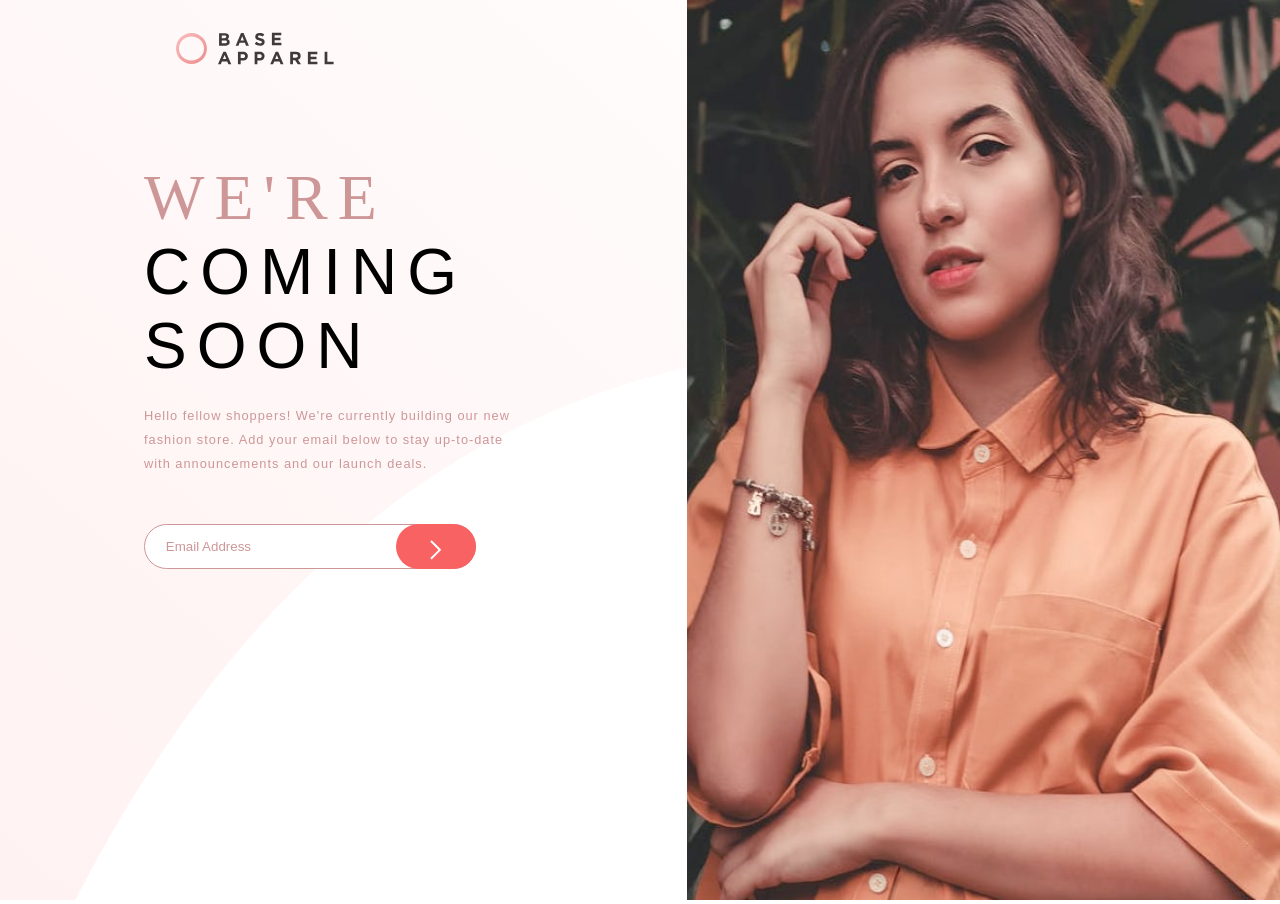
<file: base-apparel-coming-soon-master/index.html>
<!DOCTYPE html>
<html lang="en">

<head>
    <meta charset="UTF-8">
    <meta name="authour" content="Daniel Essien">
    <meta name="viewport" content="width=device-width, initial-scale=1.0">
    <title>Base-Apparel-Design</title>
    <link rel="stylesheet" href="design.css">
</head>

<body>
    <div id="main">
        <div class="logo">
            <img src="./images/logo.svg" alt="logo">
        </div>
        <div class="body">

            <section id="one"><img src="./images/hero-desktop.jpg" alt="hero-mobile"></section>
            <section id="two">
                <h1><span>We're</span><br> coming <br> soon</h1>
                <p>Hello fellow shoppers! We're currently building our new fashion store.
                    Add your email below to stay up-to-date with announcements and our launch deals.
                </p>
                <section class="input">
                    <div>
                        <input type="text" placeholder="Email Address" name="email" id="email"><span
                            class="inputErrMess">janeappleseed#email.com</span><img src="./images/icon-error.svg"
                            alt="icon-error" class="errorImg"><button id="pink"><img src="./images/icon-arrow.svg"
                                alt=""></button>
                    </div>
                </section>
                <p class="error">Please provide a valid email</p>
                <p class="success">Thank you for your input. We'll be in touch.</p>
            </section>
        </div>

    </div>

    <script src="design.js"></script>
</body>

</html>
</file>
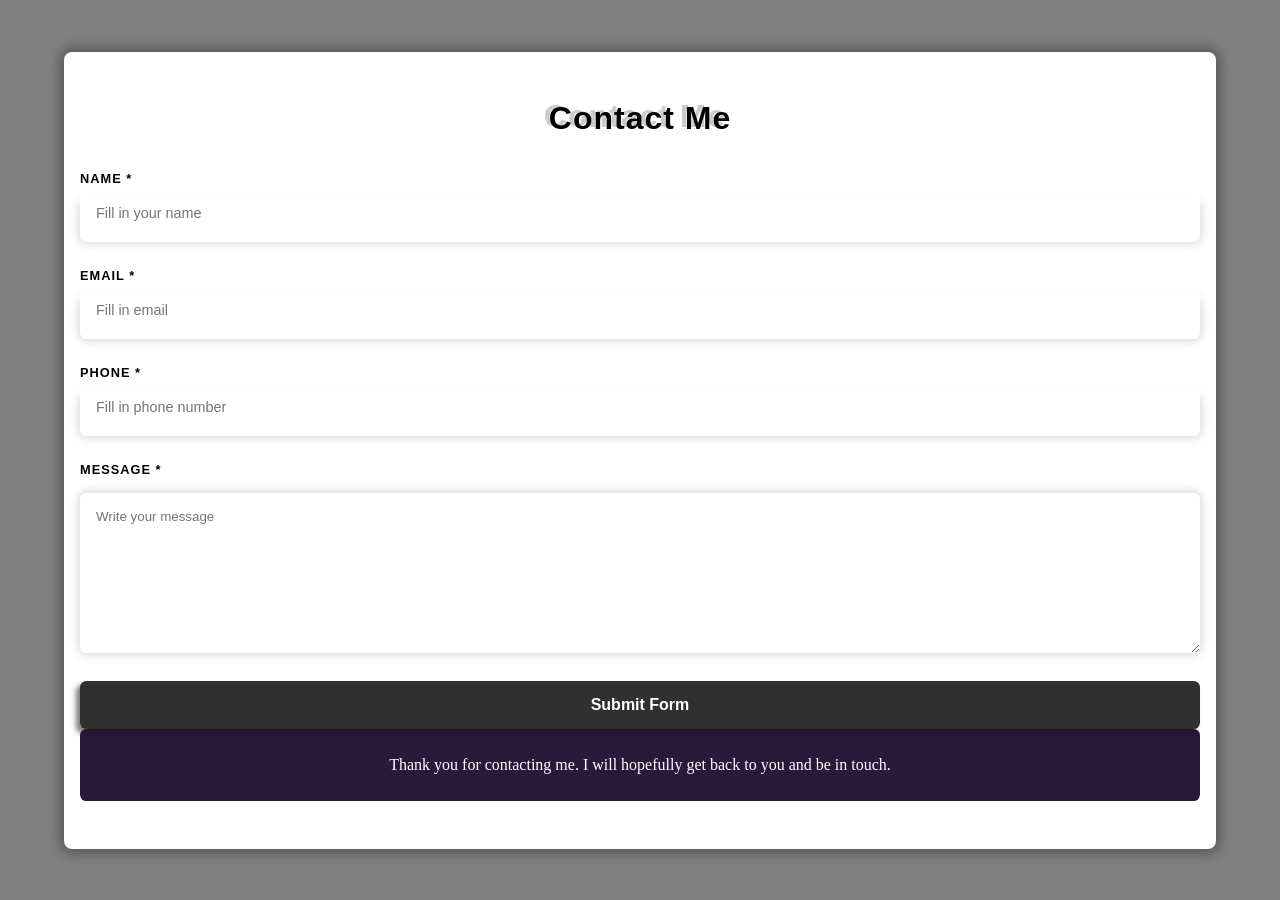
<file: contact-me.html>
<!DOCTYPE html>
<html lang="en">

<head>
    <meta charset="UTF-8">
    <meta name="Authour" content="Essien Daniel Emmanuel">
    <meta name="viewport" content="width=device-width, initial-scale=1.0">
    <title>Contact-me</title>
    <link rel="stylesheet" href="contact-me.css">
    <script src="contact-me.js" defer></script>
</head>

<body>
    <main>
        <h1>Contact Me</h1>
        <form action="#">
            <div class="input-div">
                <label for="name">Name *</label>
                <div class="input-container">
                    <input type="text" id="name" placeholder="Fill in your name">
                </div>
                <p class="error"></p>
            </div>
            <div class="input-div">
                <label for="email">email *</label>
                <div class="input-container">
                    <input type="email" id="email" placeholder="Fill in email">
                </div>
                <p class="error"></p>
            </div>
            <div class="input-div">
                <label for="phone">Phone *</label>
                <div class="input-container">
                    <input type="number" id="phone" placeholder="Fill in phone number">
                </div>
                <p class="error"></p>
            </div>
            <div class="input-div">
                <label for="message">message *</label><br>
                <div class="textarea">
                    <textarea name="message" id="message" minlength="15" placeholder="Write your message"></textarea>
                </div>
                <p class="error">This is required</p>
            </div>
            <button class="submit">Submit Form</button>
        </form>
        <div class="overlay">
            <div class="success">
                <p>Thank you for contacting me. I will hopefully get back to you and be in touch.</p>
            </div>
    </div>
    </main>
</body>

</html>
</file>
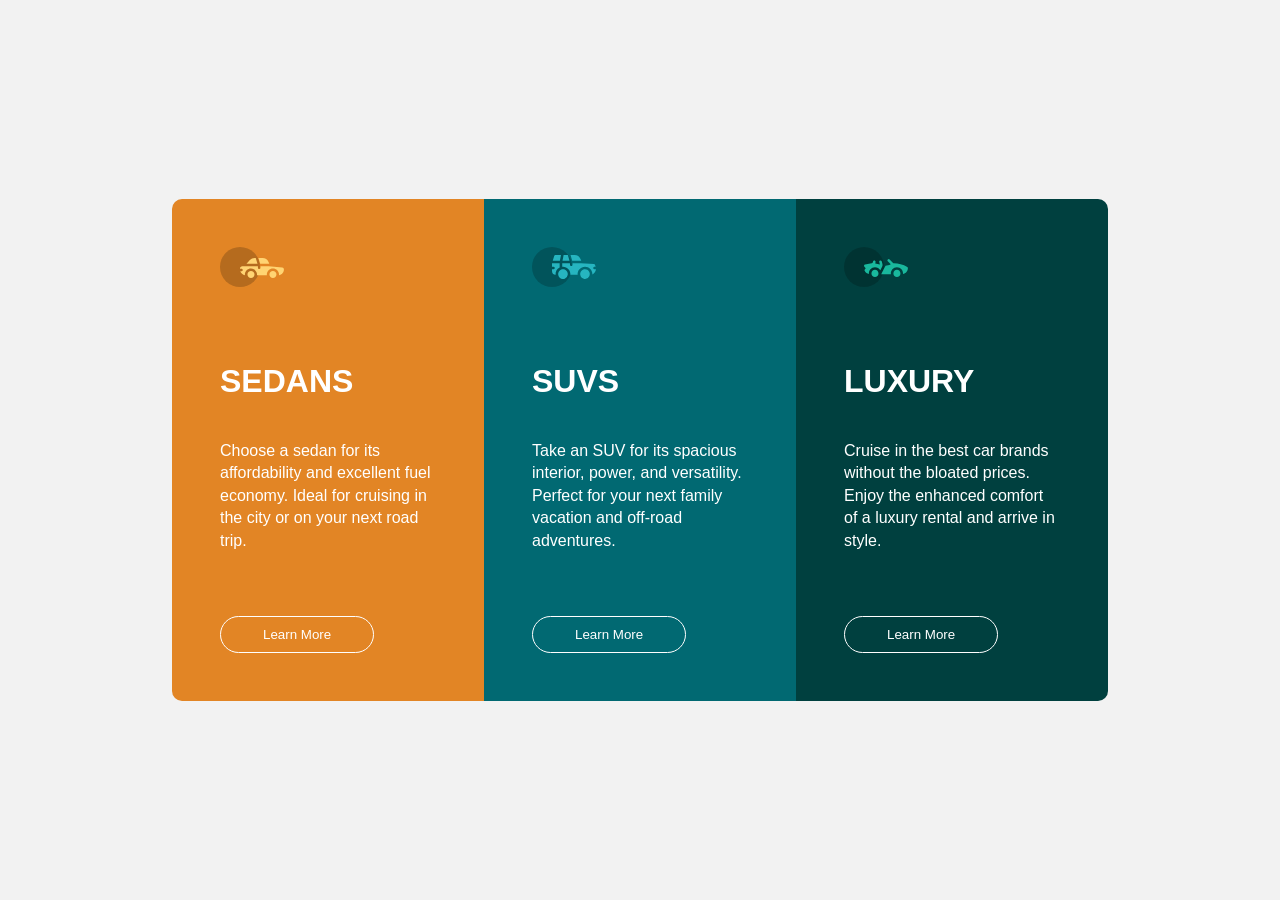
<file: 3-column-preview-card-component-main/design.html>
<!DOCTYPE html>
<html lang="en">

<head>
    <meta charset="UTF-8">
    <meta name="authour" content="Essien Daniel Emmanuel">
    <meta name="viewport" content="width=device-width, initial-scale=1.0">
    <title>3-Column-Preview-Car-Component</title>
    <link rel="stylesheet" href="design.css">
</head>

<body>
    <div class="main">
        <div id="body">
            <div id="sedan">
                <img src="images/icon-sedans.svg" alt="icon-sedans">
                <h1>Sedans</h1>
                <p class="some">
                    Choose a sedan for its affordability and excellent fuel economy. Ideal for cruising in the city
                    or on your next road trip.
                </p>
                <button><a href="">Learn More</a></button>
            </div>
            <div id="suv">
                <img src="images/icon-suvs.svg" alt="icon-suvs">
                <h1>SUVs</h1>
                <p>Take an SUV for its spacious interior, power, and versatility. Perfect for your next family vacation
                    and off-road adventures.
                </p>
                <button><a href="">Learn More</a></button>
            </div>
            <div id="luxury">
                <img src="images/icon-luxury.svg" alt="icon-luxury">
                <h1>Luxury</h1>
                <p>
                    Cruise in the best car brands without the bloated prices. Enjoy the enhanced comfort of a luxury
                    rental and arrive in style.
                </p>
                <button><a href="">Learn More</a></button>
            </div>
        </div>
    </div>
</body>

</html>
</file>
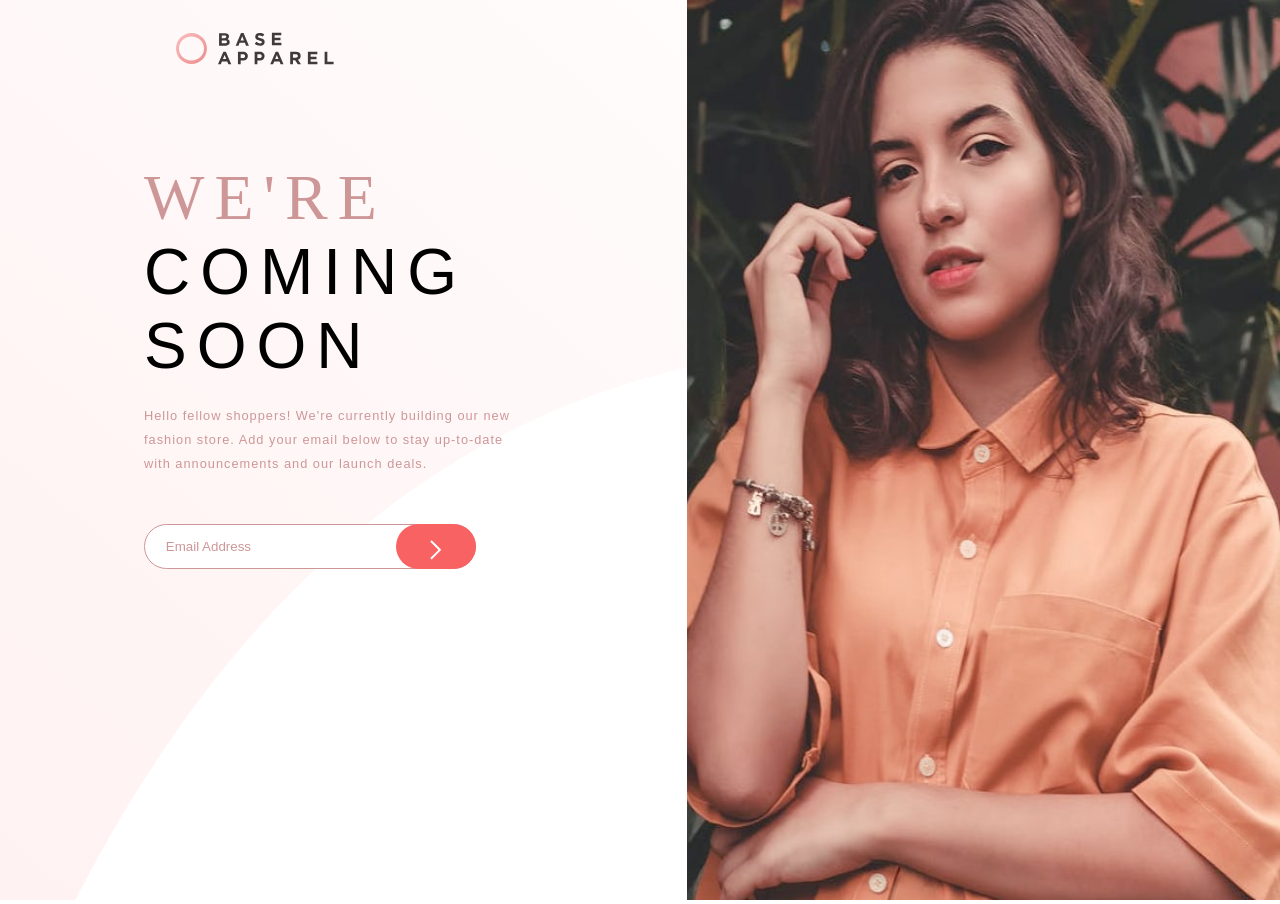
<file: base-apparel-coming-soon-master/design.html>
<!DOCTYPE html>
<html lang="en">

<head>
    <meta charset="UTF-8">
    <meta name="authour" content="Daniel Essien">
    <meta name="viewport" content="width=device-width, initial-scale=1.0">
    <title>Base-Apparel-Design</title>
    <link rel="stylesheet" href="design.css">
</head>

<body>
    <div id="main">
        <div class="logo">
            <img src="./images/logo.svg" alt="logo">
        </div>
        <div class="body">

            <section id="one"><img src="./images/hero-desktop.jpg" alt="hero-mobile"></section>
            <section id="two">
                <h1><span>We're</span><br> coming <br> soon</h1>
                <p>Hello fellow shoppers! We're currently building our new fashion store.
                    Add your email below to stay up-to-date with announcements and our launch deals.
                </p>
                <section class="input">
                    <div>
                        <input type="text" placeholder="Email Address" name="email" id="email"><span
                            class="inputErrMess">janeappleseed#email.com</span><img src="./images/icon-error.svg"
                            alt="icon-error" class="errorImg"><button id="pink"><img src="./images/icon-arrow.svg"
                                alt=""></button>
                    </div>
                </section>
                <p class="error">Please provide a valid email</p>
                <p class="success">Thank you for your input. We'll be in touch.</p>
            </section>
        </div>

    </div>

    <script src="design.js"></script>
</body>

</html>
</file>
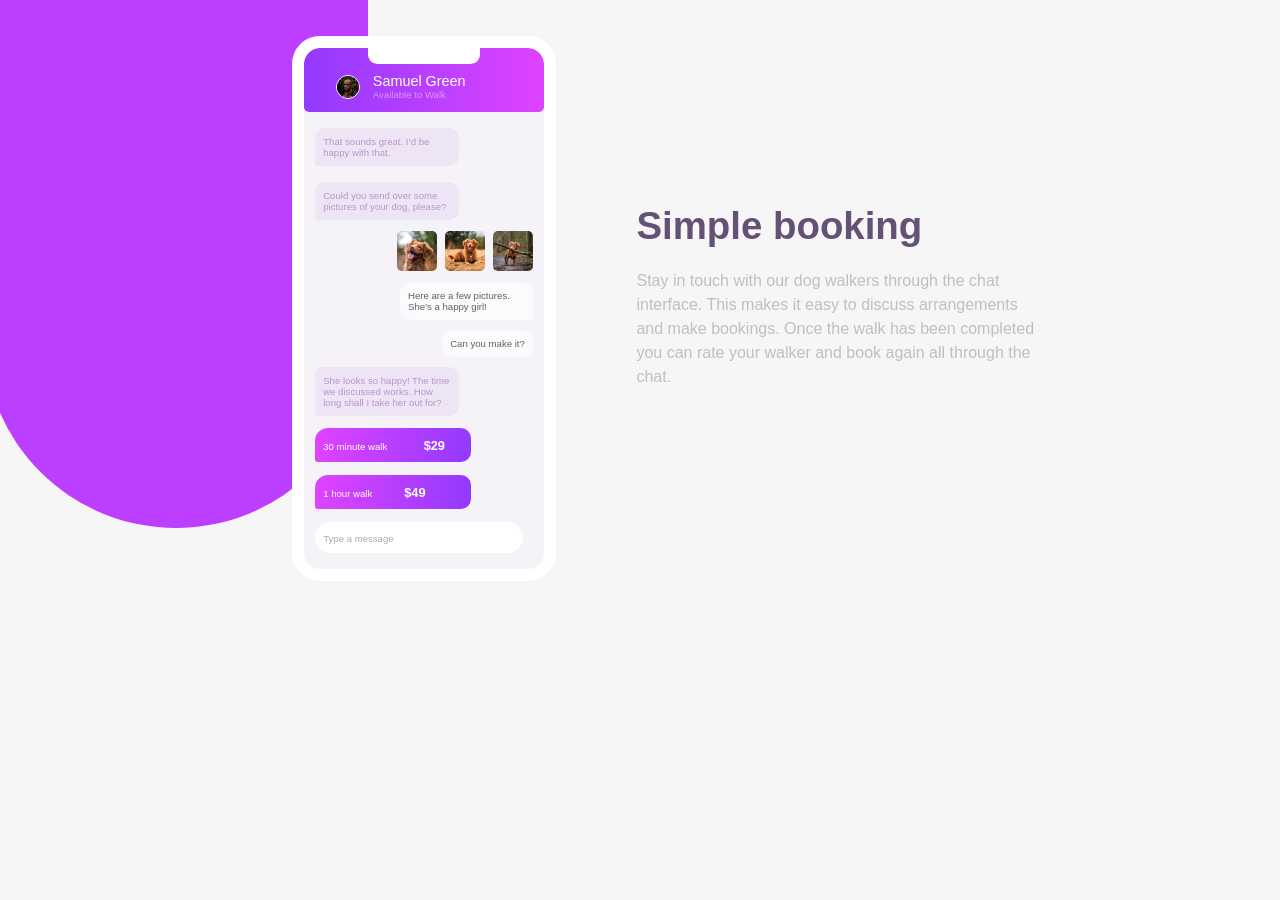
<file: chat-app-css-illustration-master/design.html>
<!DOCTYPE html>
<html lang="en">

<head>
    <meta charset="UTF-8">
    <meta name="Authour" content="Css-intermediate">
    <meta name="viewport" content="width=device-width, initial-scale=1.0">
    <title>Chat-App_css-illustrator</title>
    <link rel="stylesheet" href="design.css">
</head>

<body>
    <div id="bud">
        <div class="purple">
            <div class="phone">
                <div id="sam">
                    <div id="top"></div>
                    <div class="top">
                        <img id="green" src="images/avatar.jpg" alt="avatar">
                        <p><span class="nom">Samuel Green</span><br><span class="small">Available to Walk</span></p>
                    </div>
                </div>
                <article class="art">That sounds great. I’d be happy with that.</article>
                <article class="art"> Could you send over some pictures of your dog, please?</article>
                <div class="img">
                    <img src="images/dog-image-1.jpg" alt="dog-image-1">
                    <img src="images/dog-image-2.jpg" alt="dog-image-2">
                    <img src="images/dog-image-3.jpg" alt="dog-image-3">
                </div>
                <article class="white">Here are a few pictures. She’s a happy girl!</article>
                <article class="white">Can you make it?</article>
                <article class="artt">She looks so happy! The time we discussed works. How long shall I take her out for?
                </article>
                <section>
                    <article class="purp"><span class="dark">30 minute walk</span> <span class="num">$29</span></article>
                    <article class="purp"><span class="dark">1 hour walk</span><span class="num">$49</span></article>
                </section>
                <input type="text" name="message…" for="message" placeholder="Type a message" required>
            </div>
        </div>
        <div class="las">
            <h1>Simple booking</h1>
            <p>Stay in touch with our dog walkers through the chat interface. This makes it easy to
                discuss arrangements and make bookings. Once the walk has been completed you can rate
                your walker and book again all through the chat.</p>
        </div>
    </div>
</body>

</html>
</file>
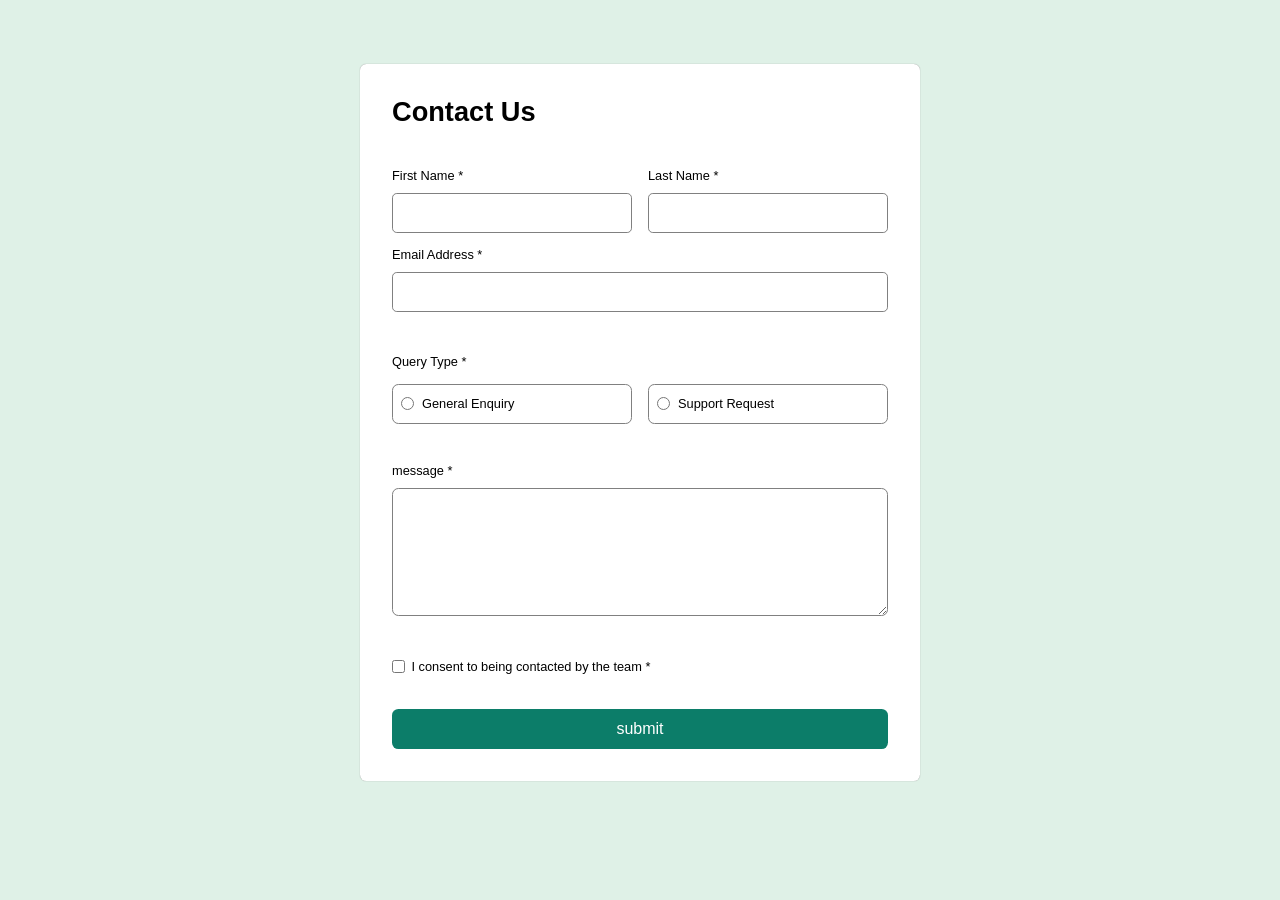
<file: contact-form-main/deisgn.html>
<!DOCTYPE html>
<html lang="en">

<head>
    <meta charset="UTF-8">
    <meta name="Form" content="register, contact form">
    <meta name="viewport" content="width=device-width, initial-scale=1.0">
    <title>Contact-Form javaScript project</title>
    <link rel="stylesheet" href="design.css">
    <script src="design.js" defer></script>
</head>

<body>
    <div id="main">
        <div class="main">
            <section class="popup">
                <div class="pop">
                    <span id="check"><svg xmlns="http://www.w3.org/2000/svg" width="18" height="18" fill="none"
                            viewBox="0 0 18 18">
                            <path fill="#2b4246"
                                d="M16.5 0h-15A1.5 1.5 0 0 0 0 1.5v15A1.5 1.5 0 0 0 1.5 18h15a1.5 1.5 0 0 0 1.5-1.5v-15A1.5 1.5 0 0 0 16.5 0Zm-3.22 7.28-5.25 5.25a.748.748 0 0 1-1.06 0l-2.25-2.25a.75.75 0 1 1 1.06-1.06l1.72 1.72 4.72-4.72a.751.751 0 0 1 1.06 1.06Z" />
                        </svg></span>
                    <span>Message sent!</span>
                </div>
                <p>Thanks for completing the form. We'll be in touch soon!</p>
            </section>
            <div id="form">
                <form name="signUp-form" action="#" autocomplete="off">
                    <h1>Contact Us</h1>
                    <div id="names">
                        <section>
                            <label for="FirstName" class="label"><span>First Name</span> <span>*</span></label><br>
                            <input type="text" name="FirstName" class="name first" id="FirstName"><br>
                            <p id="many" class="error"></p>

                        </section>
                        <section>
                            <label for="LastName" class="label"><span>Last Name</span> <span>*</span></label><br>
                            <input type="text" name="LastName" class="name last" id="LastName"><br>
                            <p class="error"></p>
                        </section>

                    </div>
                    <section>
                        <label for="email" class="label"><span>Email Address</span> <span>*</span></label><br>
                        <input type="email" name="email" class="name mail" id="email"><br>
                        <p class="error"></p><br><br>
                    </section>

                    <section class="label">
                        <p>Query Type *</p><br>
                        <section class="query">
                            <section class="span radioSection">
                                <input type="radio" name="queryType" class="radio one"><label
                                    for="General-enquiry">General
                                    Enquiry</label><br>
                            </section><br>
                            <section class="span radioSection">
                                <input type="radio" name="queryType" class="radio2 one"><label
                                    for="support-request">Support
                                    Request</label><br>

                            </section>
                        </section>
                        <p class="error"></p><br>
                    </section>


                    <section id="textarea">
                        <label for="message">message *</label><br>
                        <textarea name="message" id="message" minlength="15"></textarea><br>
                        <p class="error messageError"></p><br>
                    </section>
                    <section class="consent">
                        <input type="checkbox" name="consent" value="consent" id="consent"><span>I consent
                            to being contacted by the team *</span>
                            <p class="error">To submit this form please consent to being contacted</p>
                    </section>

                    <button>submit</button>

                </form>
            </div>
            <div class="overlay"></div>
        </div>
    </div>
</body>

</html>
</file>
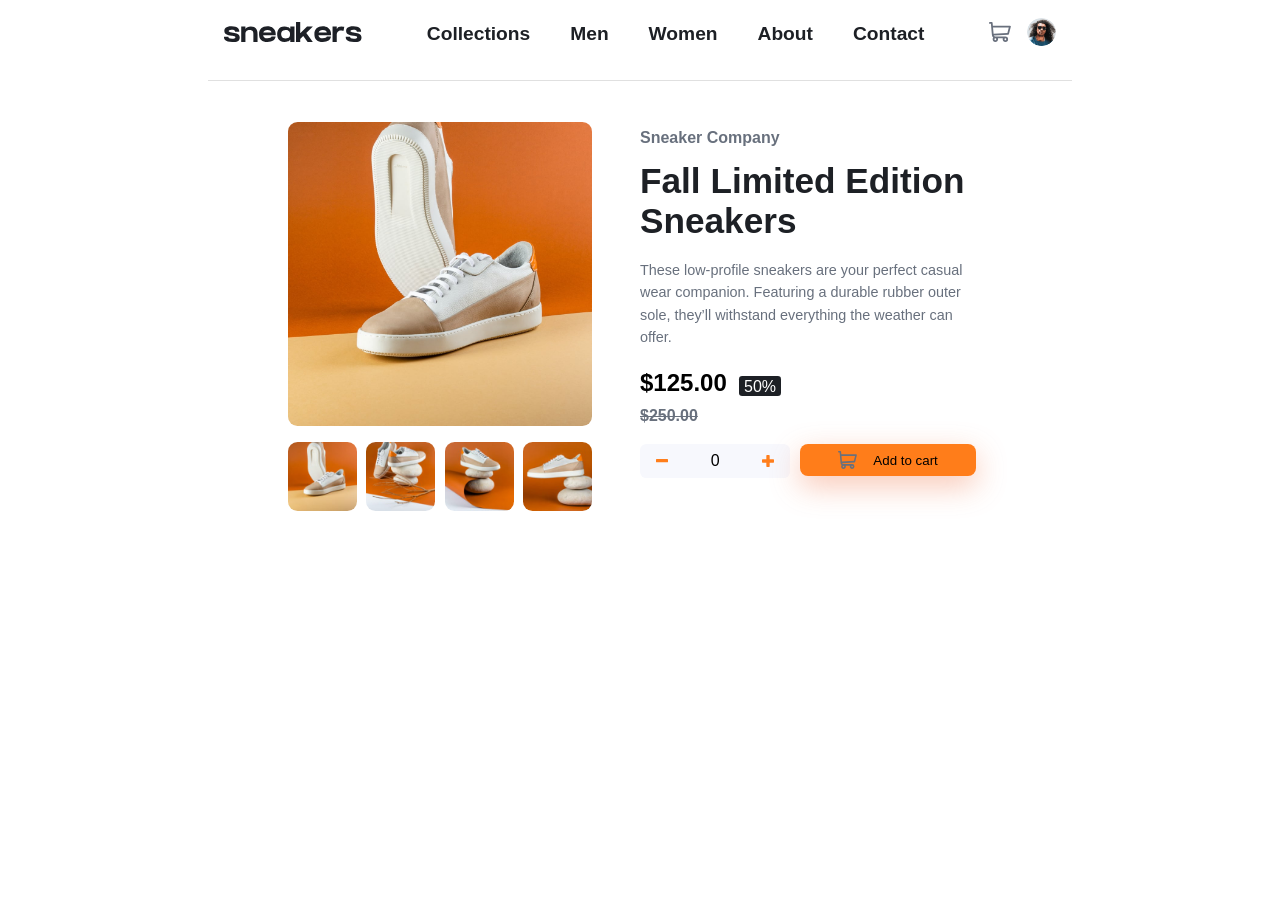
<file: ecommerce-product-page-main/design.html>
<!DOCTYPE html>
<html lang="en">

<head>
    <meta charset="UTF-8">
    <meta name="Authour" content="Essien Daniel Emmanuel">
    <meta name="viewport" content="width=device-width, initial-scale=1.0">
    <title>E-commerce_Product_Page</title>
    <link rel="stylesheet" href="design.css">
    <script src="design.js" defer></script>
</head>

<body>
    <main>
        <div id="main">
            <div class="main">
                <div class="top-view">
                    <header>
                        <div class="left">
                            <img id="menu-bar" src="./images/icon-menu.svg" alt="icon-menu">
                            <img src="./images/logo.svg" alt="logo">
                        </div>
                        <ul>
                            <li><a href="#">Collections</a></li>
                            <li><a href="#">Men</a></li>
                            <li><a href="#">Women</a></li>
                            <li><a href="#">About</a></li>
                            <li><a href="#">Contact</a></li>
                        </ul>
                        <div class="right">
                            <a id="cart-a" href="#slide1"><img class="icon-cart" src="./images/icon-cart.svg"
                                    alt="icon-cart"><span class="counts">1</span></a>
                            <img id="avatar-image" src="./images/image-avatar.png" alt="image-avatar">
                        </div>
                    </header>
                    <nav>
                        <span id="close-menu-bar">&times;</span>
                        <ul>
                            <li><a href="#">Collections</a></li>
                            <li><a href="#">Men</a></li>
                            <li><a href="#">Women</a></li>
                            <li><a href="#">About</a></li>
                            <li><a href="#">Contact</a></li>
                        </ul>
                    </nav>
                </div>
                <div class="body">
                    <div class="img">
                        <div class="container">
                            <div class="container-image">
                                <div id="slide1" class="slides">
                                    <img src="./images/image-product-1.jpg" alt="image-product-1">
                                    <div class="container-cursor">
                                        <div class="cursors">
                                            <a href="#slide4"><img src="./images/icon-previous.svg"
                                                    alt="icon-previous"></a>
                                            <a href="#slide2"><img src="./images/icon-next.svg" alt="icon-next"></a>
                                        </div>
                                    </div>
                                </div>
                                <div id="slide2" class="slides">
                                    <img src="./images/image-product-2.jpg" alt="image-product-2">
                                    <div class="container-cursor">
                                        <div class="cursors">
                                            <a href="#slide1"><img src="./images/icon-previous.svg"
                                                    alt="icon-previous"></a>
                                            <a href="#slide3"><img src="./images/icon-next.svg" alt="icon-next"></a>
                                        </div>
                                    </div>
                                </div>
                                <div id="slide3" class="slides">
                                    <img src="./images/image-product-3.jpg" alt="image-product-3">
                                    <div class="container-cursor">
                                        <div class="cursors">
                                            <a href="#slide2"><img src="./images/icon-previous.svg"
                                                    alt="icon-previous"></a>
                                            <a href="#slide4"><img src="./images/icon-next.svg" alt="icon-next"></a>
                                        </div>
                                    </div>
                                </div>
                                <div id="slide4" class="slides">
                                    <img src="./images/image-product-4.jpg" alt="image-product-4">
                                    <div class="container-cursor">
                                        <div class="cursors">
                                            <a href="#slide3"><img src="./images/icon-previous.svg"
                                                    alt="icon-previous"></a>
                                            <a href="#slide1"><img src="./images/icon-next.svg" alt="icon-next"></a>
                                        </div>
                                    </div>
                                </div>
                                <div class="empty-cart">
                                    <div class="inside-empty">
                                        <div class="flexed">
                                            <h3>Cart</h3>
                                            <div class="empty-cart-body">
                                                <p>Your cart is empty</p>
                                            </div>
                                            <div class="dets">
                                                <div class="upp">
                                                    <img class="shoe-thumb"
                                                        src="./images/image-product-1-thumbnail.jpg"
                                                        alt="image-product-1-thumbnail">
                                                    <div class="shoe-details">
                                                        <p>Fall Limited Edition Sneakers</p>
                                                        <p class="costing"><span class="shoe-cost">$125.00 &times; <span
                                                                    class="number">1</span></span><span
                                                                class="total">$<span
                                                                    class="total-shoe-cost">125.00</span></span></p>
                                                    </div>
                                                    <img id="delete" src="./images/icon-delete.svg" alt="icon-delete">
                                                </div>
                                                <button>Checkout</button>
                                            </div>
                                        </div>
                                    </div>
                                </div>
                            </div>
                        </div>
                        <div class="layout">
                            <div class="layout-back">
                                <div class="close">&times;</div>
                                <div class="container">
                                    <div class="container-image">
                                        <div id="slide11" class="slides">
                                            <img src="./images/image-product-1.jpg" alt="image-product-1">
                                            <div class="container-cursor">
                                                <div class="cursors">
                                                    <a href="#slide44"><img src="./images/icon-previous.svg"
                                                            alt="icon-previous"></a>
                                                    <a href="#slide22"><img src="./images/icon-next.svg"
                                                            alt="icon-next"></a>
                                                </div>
                                            </div>
                                        </div>
                                        <div id="slide22" class="slides">
                                            <img src="./images/image-product-2.jpg" alt="image-product-2">
                                            <div class="container-cursor">
                                                <div class="cursors">
                                                    <a href="#slide11"><img src="./images/icon-previous.svg"
                                                            alt="icon-previous"></a>
                                                    <a href="#slide33"><img src="./images/icon-next.svg"
                                                            alt="icon-next"></a>
                                                </div>
                                            </div>
                                        </div>
                                        <div id="slide33" class="slides">
                                            <img src="./images/image-product-3.jpg" alt="image-product-3">
                                            <div class="container-cursor">
                                                <div class="cursors">
                                                    <a href="#slide22"><img src="./images/icon-previous.svg"
                                                            alt="icon-previous"></a>
                                                    <a href="#slide44"><img src="./images/icon-next.svg"
                                                            alt="icon-next"></a>
                                                </div>
                                            </div>
                                        </div>
                                        <div id="slide44" class="slides">
                                            <img src="./images/image-product-4.jpg" alt="image-product-4">
                                            <div class="container-cursor">
                                                <div class="cursors">
                                                    <a href="#slide33"><img src="./images/icon-previous.svg"
                                                            alt="icon-previous"></a>
                                                    <a href="#slide11"><img src="./images/icon-next.svg"
                                                            alt="icon-next"></a>
                                                </div>
                                            </div>
                                        </div>
                                    </div>
                                </div>
                                <div class="thumnails clicked">
                                    <a class="img-link" href="#slide11"><img src="./images/image-product-1-thumbnail.jpg"
                                            alt="image-product-1-thumbnail"></a>
                                    <a class="img-link" href="#slide22"><img src="./images/image-product-2-thumbnail.jpg"
                                            alt="image-product-2-thumbnail"></a>
                                    <a class="img-link" href="#slide33"><img src="./images/image-product-3-thumbnail.jpg"
                                            alt="image-product-3-thumbnail"></a>
                                    <a class="img-link" href="#slide44"><img src="./images/image-product-4-thumbnail.jpg"
                                            alt="image-product-4-thumbnail"></a>
                                </div>
                            </div>
                        </div>
                        <div class="thumnails">
                            <a class="fes img-link" href="#slide1"><img src="./images/image-product-1-thumbnail.jpg"
                                    alt="image-product-1-thumbnail"></a>
                            <a class="fes img-link" href="#slide2"><img src="./images/image-product-2-thumbnail.jpg"
                                    alt="image-product-2-thumbnail"></a>
                            <a class="fes img-link" href="#slide3"><img src="./images/image-product-3-thumbnail.jpg"
                                    alt="image-product-3-thumbnail"></a>
                            <a class="fes img-link" href="#slide4"><img src="./images/image-product-4-thumbnail.jpg"
                                    alt="image-product-4-thumbnail"></a>
                        </div>
                    </div>
                    <div class="details">
                        <h4>Sneaker Company</h4>
                        <h1>Fall Limited Edition Sneakers</h1>
                        <p class="note">These low-profile sneakers are your perfect casual wear companion. Featuring a
                            durable rubber outer sole, they’ll withstand everything the weather can offer.</p>
                        <div class="price">
                            <span id="shoe-cost">$125.00</span>
                            <span class="center">50%</span>
                            <span class="end">$250.00</span>
                        </div>
                        <div class="last">
                            <div class="amount">
                                <img id="minus-icon" src="./images/icon-minus.svg" alt="icon-minus">
                                <span class="amount-num">0</span>
                                <img id="plus-icon" src="./images/icon-plus.svg" alt="icon-plus">
                            </div>
                            <button id="add-to-cart"><img src="./images/icon-cart.svg" alt="icon-cart">Add to
                                cart</button>
                        </div>
                    </div>
                </div>
            </div>
        </div>
    </main>
</body>

</html>
</file>
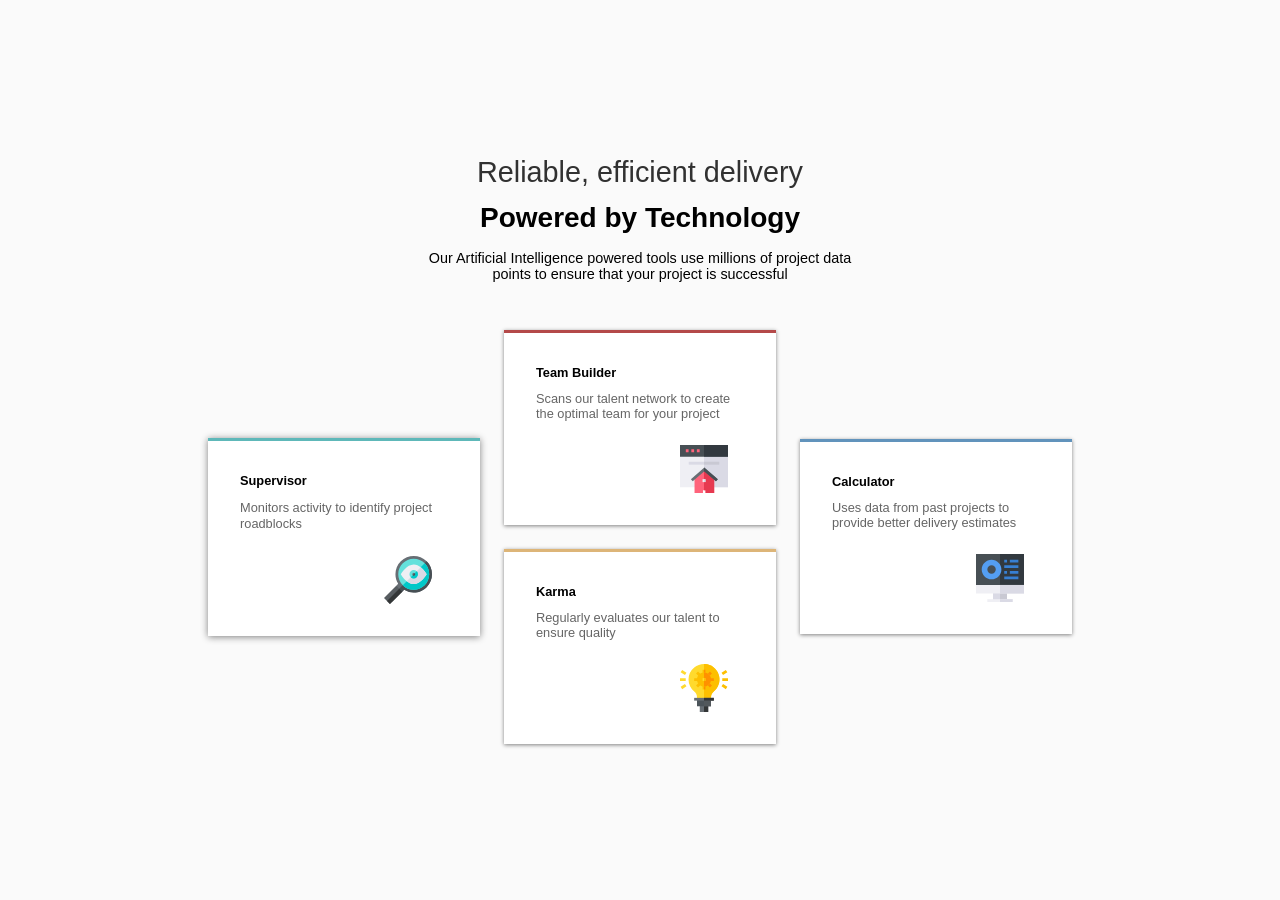
<file: four-card-feature-section-master/design.html>
<!DOCTYPE html>
<html lang="en">
<head>
    <meta charset="UTF-8">
    <meta name="authour" content="Essien Daniel Emmanuel">
    <meta name="viewport" content="width=device-width, initial-scale=1.0">
    <title>Four-Card-Feature-Section-design</title>
    <link rel="stylesheet" href="design.css">
</head>
<body>
    <div class="body">
        <div class="main">
            <p id="fes">Reliable, efficient delivery</p>
                <h1>Powered by Technology</h1>
                <p id="two">  Our Artificial Intelligence powered tools use millions of project data<br> points 
                    to ensure that your project is successful</p>
            <div id="body">
                <div id="super">
                    <h2 class="head">Supervisor</h2>
                    <p class="bod">  Monitors activity to identify project roadblocks</p>
                    <img class="image" src="images/icon-supervisor.svg" alt="supervisor-icon">
                </div>
                <div id="team-karma">
                    <div id="team">
                        <h2 class="head">Team Builder</h2>
                        <p class="bod">Scans our talent network to create the optimal team for your project</p>
                        <img class="image" src="images/icon-team-builder.svg" alt="icon-team-builder">
                    </div>
                    <div id="karma">
                        <h2 class="head">Karma</h2>
                        <p class="bod">Regularly evaluates our talent to ensure quality</p>
                        <img class="image" src="images/icon-karma.svg" alt="icon-karma">
                    </div>
                </div>
                <div id="calc">
                    <h2 class="head">Calculator</h2>
                    <p class="bod">Uses data from past projects to provide better delivery estimates</p>
                    <img class="image" src="images/icon-calculator.svg" alt="icon-calculator">
                </div>
            </div>
        </div>
    </div>
</body>
</html>
</file>
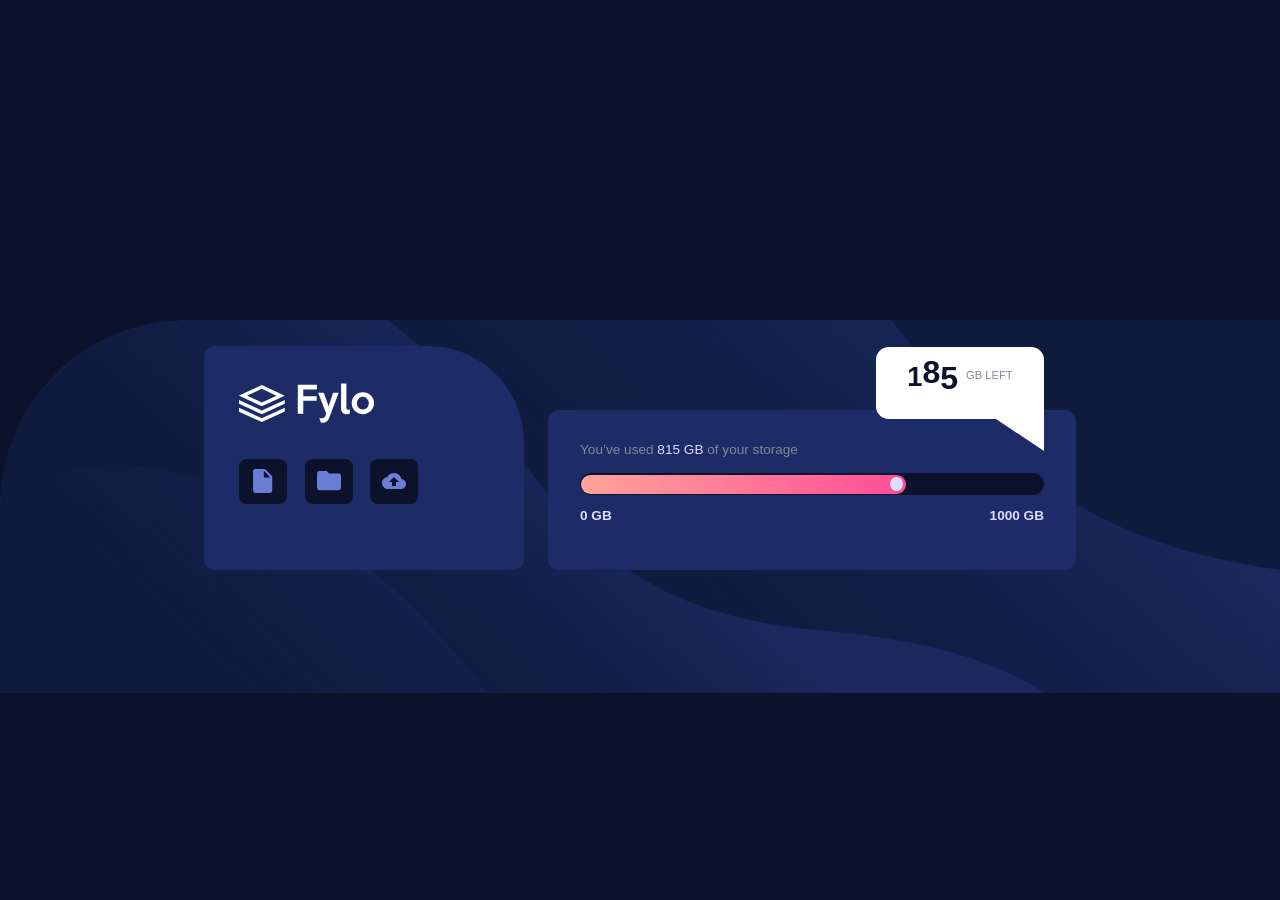
<file: fylo-data-storage-component-master/design.html>
<!DOCTYPE html>
<html lang="en">

<head>
    <meta charset="UTF-8">
    <meta name="Authour" content="Essien Daniel">
    <meta name="viewport" content="width=device-width, initial-scale=1.0">
    <title>Fylo-Data-design</title>
    <link rel="stylesheet" href="design.css">
</head>

<body>
    <div class="main">
        <div id="main">
            <div id="div-1">
                <svg xmlns="http://www.w3.org/2000/svg" width="135" height="40">
                    <path fill="#FFF" fill-rule="evenodd"
                        d="M0 12.593v.1L22.823 23.28l22.903-10.624v-.027L22.823 2.006 0 12.593zm8.228.05l14.595-6.77 14.597 6.77-14.597 6.77-14.595-6.77zm14.595 14.75L0 16.962v3.857l22.823 10.453 22.903-10.488v-3.858L22.823 27.392zm0 7.822L0 24.785v3.858l22.823 10.454 22.903-10.49V24.75L22.823 35.215zM129.796 20.17a6.604 6.604 0 00-1.752-4.533 5.888 5.888 0 00-1.897-1.36 5.554 5.554 0 00-2.313-.49c-.819 0-1.59.164-2.313.49a5.886 5.886 0 00-1.897 1.36 6.605 6.605 0 00-1.753 4.533 6.604 6.604 0 001.753 4.533 5.886 5.886 0 001.897 1.36c.723.326 1.494.49 2.313.49.82 0 1.59-.164 2.313-.49a5.888 5.888 0 001.897-1.36 6.603 6.603 0 001.753-4.533zm5.204 0c0 1.571-.29 3.028-.867 4.37a10.654 10.654 0 01-2.385 3.48 11.348 11.348 0 01-3.56 2.322 11.19 11.19 0 01-4.354.852c-1.542 0-2.987-.284-4.336-.852a11.241 11.241 0 01-3.541-2.34 10.86 10.86 0 01-2.385-3.499c-.578-1.341-.868-2.786-.868-4.333 0-1.523.296-2.956.886-4.297a11.322 11.322 0 012.403-3.518 11.087 11.087 0 013.541-2.357 10.966 10.966 0 014.3-.852c1.542 0 2.993.284 4.354.852a11.347 11.347 0 013.56 2.321 10.605 10.605 0 012.385 3.5c.578 1.353.867 2.804.867 4.35zM110.898 30.54c-.41.193-.874.35-1.392.471a7.05 7.05 0 01-1.608.182c-.77 0-1.511-.103-2.222-.308a4.864 4.864 0 01-1.86-.998c-.53-.459-.952-1.057-1.266-1.795-.313-.737-.47-1.625-.47-2.665V.552h5.313v23.97c0 .87.174 1.468.523 1.794.35.327.765.49 1.247.49.602 0 1.18-.181 1.735-.544v4.28zM99.732 9.654l-9.395 24.912c-.699 1.862-1.614 3.203-2.747 4.025-1.132.822-2.481 1.233-4.047 1.233a6.426 6.426 0 01-1.626-.217l-1.734-4.86c.409.194.83.345 1.264.454.434.109.843.163 1.229.163.819 0 1.566-.187 2.24-.562.675-.375 1.193-1.07 1.554-2.085l.723-2.103-8.058-20.96h5.673l4.806 13.49 4.517-13.49h5.6zM77.87 6.499H64.283v6.745h13.406v4.569H64.283V30.65H58.79V1.676h19.08v4.823z" />
                </svg>
                <div id="folder-apps">
                    <span>
                        <svg xmlns="http://www.w3.org/2000/svg" width="20" height="24">
                            <path fill="#697ED4"
                                d="M12.028 0H2.436A2.387 2.387 0 00.049 2.398L.037 21.583a2.387 2.387 0 002.387 2.398h14.4a2.397 2.397 0 002.398-2.398V7.194L12.028 0zM10.83 8.393V1.8l6.595 6.594h-6.595z" />
                        </svg>
                    </span>
                    <span>
                        <svg xmlns="http://www.w3.org/2000/svg" width="24" height="20">
                            <path fill="#697ED4"
                                d="M21.6 2.4H12L9.6 0H2.4A2.39 2.39 0 00.012 2.4L0 16.8a2.4 2.4 0 002.4 2.4h19.2a2.4 2.4 0 002.4-2.4v-12a2.4 2.4 0 00-2.4-2.4z" />
                        </svg>
                    </span>
                    <span>
                        <svg xmlns="http://www.w3.org/2000/svg" width="24" height="16">
                            <path fill="#697ED4"
                                d="M19.4 6c-.7-3.4-3.7-6-7.4-6-2.9 0-5.4 1.6-6.6 4C2.3 4.4 0 6.9 0 10c0 3.3 2.7 6 6 6h13c2.8 0 5-2.2 5-5 0-2.6-2.1-4.8-4.6-5zM14 9v4h-4V9H7l5-5 5 5h-3z" />
                        </svg>
                    </span>
                </div>
            </div>
            <div id="div-2">
                <p>
                    You’ve used <span id="lighter">815 GB</span> of your storage
                </p>
                <div id="container">
                    <div id="pink">
                        <div id="white"></div>
                    </div>
                </div>
                <p id="whiter"><span>0 GB</span> <span>1000 GB</span></p>
                <div id="white-back">
                    <div id="ear">
                        <div id="inside-ear"></div>
                    </div>
                    <p>
                        <span id="big">
                            <span id="one">1</span><span id="eight">8</span><span id="five">5</span>  
                        </span> 
                        <span>GB LEFT</span>
                    </p>
                </div>
            </div>
        </div>     
    </div>
</body>

</html>
</file>
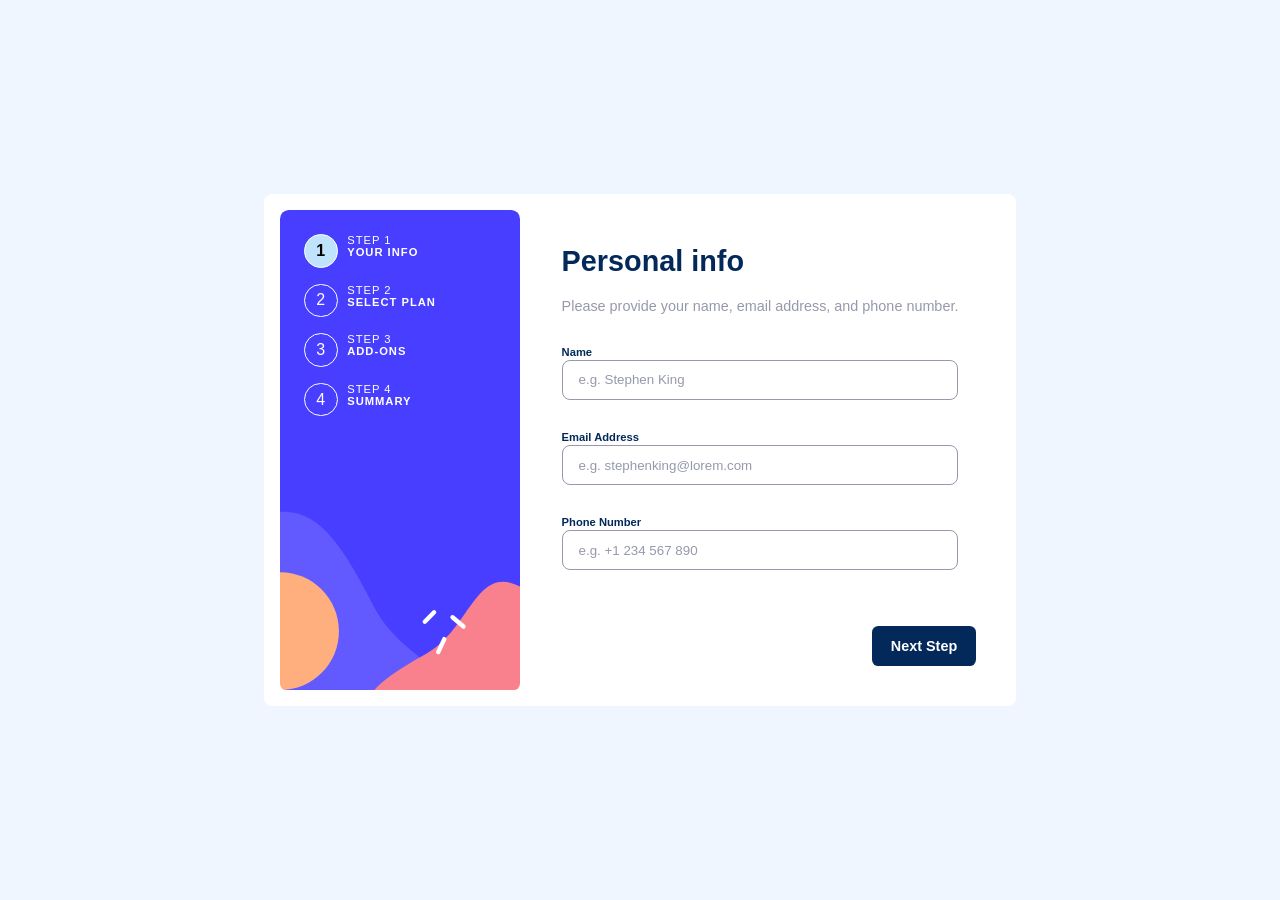
<file: multi-step-form-main/design.html>
<!DOCTYPE html>
<html lang="en">

<head>
    <meta charset="UTF-8">
    <meta name="viewport" content="width=device-width, initial-scale=1.0">
    <title>Multi-dtep-form-main</title>
    <link rel="stylesheet" href="./myCode/design.css">
    <script src="./myCode/design.js" defer></script>
</head>

<body>
    <main>
        <div id="main" class="parent pages">
            <div class="top">
                <div class="first">
                    <div class="num givenDiv"><a href="#">1</a></div>
                    <p><span class="step">step 1</span><span class="info">your info</span></p>
                </div>
                <div class="first">
                    <div class="num"><a href="./myCode/design2.html">2</a></div>
                    <p><span class="step">step 2</span><span class="info">select plan</span></p>
                </div>
                <div class="first">
                    <div class="num"><a href="./myCode/design3.html">3</a></div>
                    <p><span class="step">step 3</span><span class="info">add-ons</span></p>
                </div>
                <div class="first">
                    <div class="num"><a href="./myCode/design3.html">4</a></div>
                    <p><span class="step">step 4</span><span class="info">summary</span></p>
                </div>
            </div>
            <div class="start">
                <div class="bottom">
                    <div id="one" class="container one">
                        <h1>Personal info</h1>
                        <p>Please provide your name, email address, and phone number.</p>
                        <div class="input">
                            <label for="name-input" id="name-label">Name</label>
                            <input type="text" id="name-input" name="name" placeholder="e.g. Stephen King">
                            <p class="error">error</p>
                        </div>

                        <div class="input">
                            <label for="email-input" id="email-label">Email Address</label>
                            <input type="email" id="email-input" name="email" placeholder="e.g. stephenking@lorem.com">
                            <p class="error">error</p>
                        </div>
                        <div class="input">
                            <label for="phone-input" id="phone-label">Phone Number</label>
                            <input type="number" id="phone-input" name="phone" placeholder="e.g. +1 234 567 890">
                            <p class="error">error</p>
                        </div>
                    </div>
                    <div class="button"><button id="firstPageNextButton" class="nextStep">Next Step</button></div>
                </div>
            </div>

        </div>
    </main>
</body>

</html>
</file>
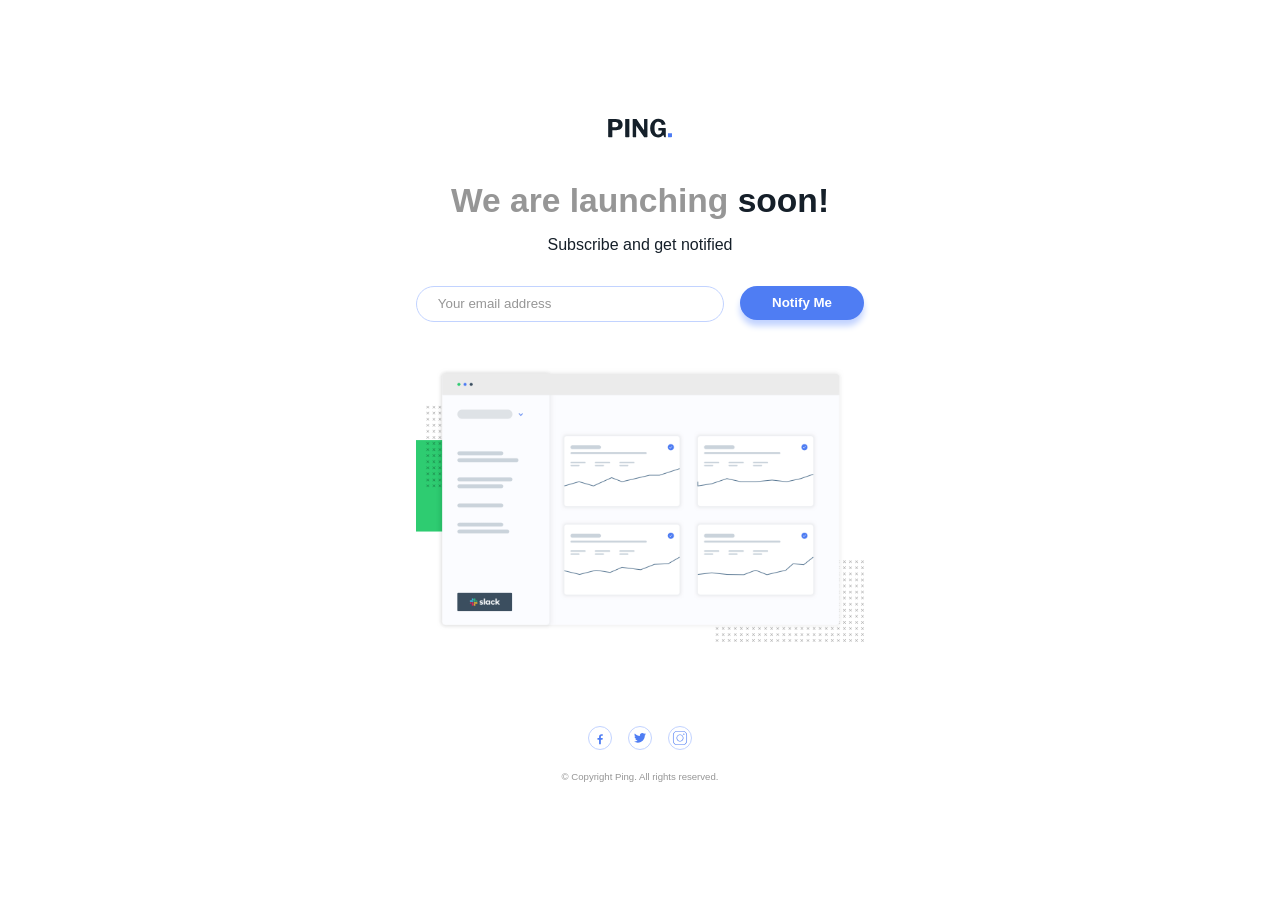
<file: ping-coming-soon-page-master/design.html>
<!DOCTYPE html>
<html lang="en">

<head>
    <meta charset="UTF-8">
    <meta name="description" content="Ping-coming-soon, form">
    <meta name="viewport" content="width=device-width, initial-scale=1.0">
    <title>Ping-Coming-Soon design</title>
    <link rel="stylesheet" href="design.css">
</head>

<body>
    <main>
        <div id="main">
            <img src="./images/logo.svg" alt="logo">
            <section id="one">
                <h1>We are launching <span>soon!</span></h1>
                <p>Subscribe and get notified</p>
                <div class="form">
                    <div class="input">
                        <input type="text" name="email" id="email" placeholder="Your email address">
                        <p id="errorMessage">Please provide a valid email address</p>
                    </div>
                    <button id="button">Notify Me</button>
                </div>
            </section>
            <section id="two">
                <span><img src="./images/illustration-dashboard.png" alt=""></span>
                <div id="media">
                    <span><a href="#"><img src="./images/icons8-facebook.svg" alt="icons8-facebook"></a></span>
                    <span><a href="#"><img src="./images/icons8-twitter.svg" alt="icons8-twitter"></a></span>
                    <span><a href="#"><img src="./images/icons8-instagram.svg" alt="icons8-instagram"></a></span>
                </div>
                <p>&copy; Copyright Ping. All rights reserved.</p>
            </section>
        </div>
    </main>
    <script src="design.js"></script>
</body>

</html>
</file>
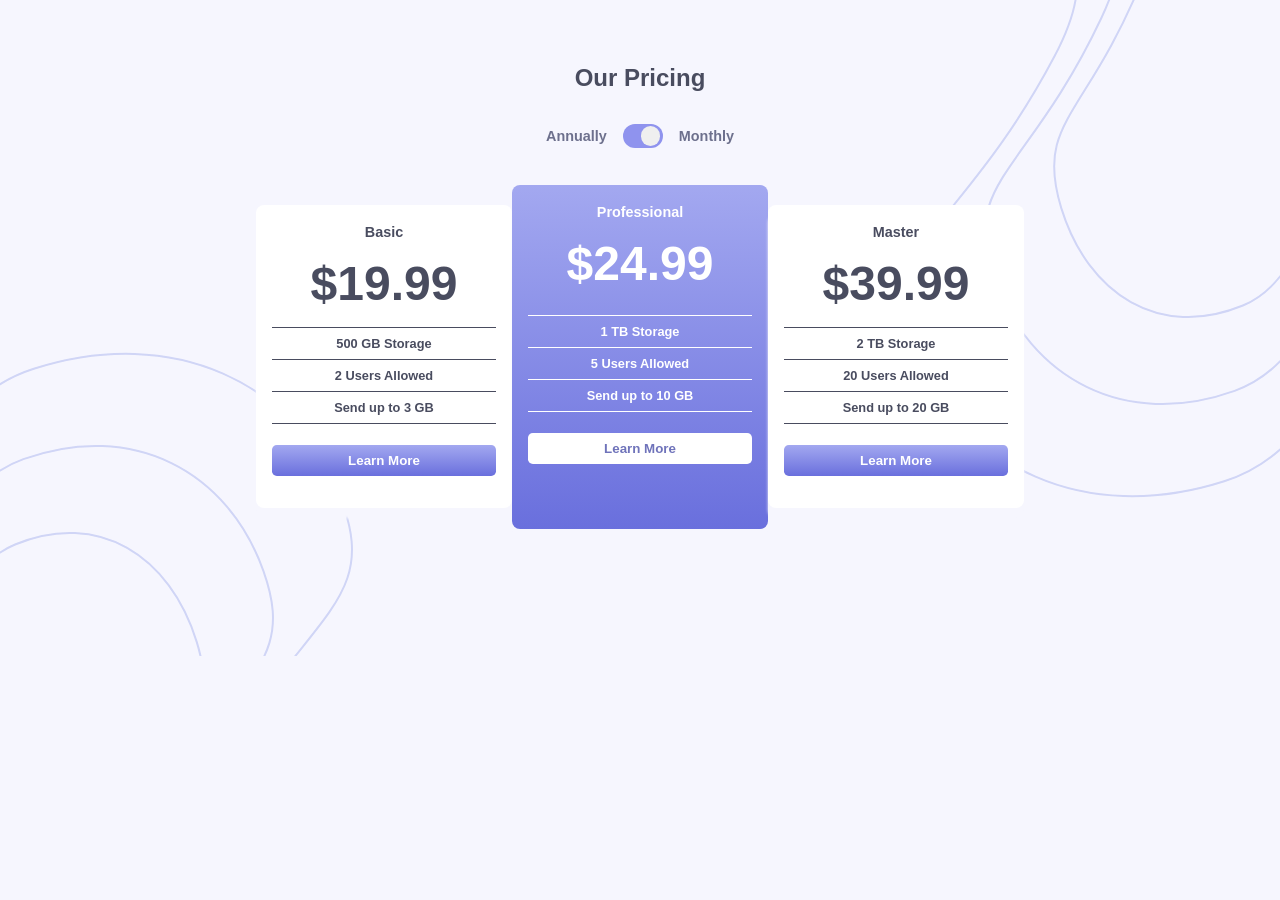
<file: pricing-component-with-toggle-master/deisgn.html>
<!DOCTYPE html>
<html lang="en">

<head>
    <meta charset="UTF-8">
    <meta name="description" content="pricing, component">
    <meta name="authour" content="Essien Daniel">
    <meta name="viewport" content="width=device-width, initial-scale=1.0">
    <title>Pricing-Component-With-Toggle-Master</title>
    <link rel="stylesheet" href="design.css">
</head>

<body>
    <main>
        <div id="main">
            <div id="first">
                <h2>Our Pricing</h2>
                <section id="period">
                    <span class="time">Annually</span>
                    <span class="scrollButton">
                        <button id="buttonScroll"></button>
                    </span>
                    <span class="time">Monthly</span>
                </section>

            </div>
            <div id="second">
                <section class="box" id="basic">
                    <h3>Basic</h3>
                    <h1 class="monthly">&dollar;19.99</h1>
                    <h1 class="yearly">&dollar;199.99</h1>
                    <div class="line"></div>
                    <p>500 GB Storage</p>
                    <div class="line"></div>
                    <p>2 Users Allowed</p>
                    <div class="line"></div>
                    <p>Send up to 3 GB</p>
                    <div class="line"></div>
                    <button class="botton basic">Learn More</button>
                </section>
                <section class="box" id="Professional">
                    <h3>Professional</h3>
                    <h1 class="monthly">&dollar;24.99</h1>
                    <h1 class="yearly">&dollar;249.99</h1>
                    <div class="line"></div>
                    <p>1 TB Storage</p>
                    <div class="line"></div>
                    <p>5 Users Allowed</p>
                    <div class="line"></div>
                    <p>Send up to 10 GB</p>
                    <div class="line"></div>
                    <button class="botton basic">Learn More</button>
                </section>
                <section class="box" id="master">
                    <h3>Master</h3>
                    <h1 class="monthly">&dollar;39.99</h1>
                    <h1 class="yearly">&dollar;399.99</h1>
                    <div class="line"></div>
                    <p>2 TB Storage</p>
                    <div class="line"></div>
                    <p>20 Users Allowed</p>
                    <div class="line"></div>
                    <p>Send up to 20 GB</p>
                    <div class="line"></div>
                    <button class="botton basic">Learn More</button>
                </section>
            </div>
        </div>
    </main>
    <script src="design.js"></script>
</body>

</html>
</file>
<file: base-apparel-coming-soon-master/design.css>
*{
    padding: 0;
    margin: 0;
    font-family: sans-serif;
    box-sizing: border-box;
}
body{
    min-height: 100vh;
}
:root{
    --par: hsl(0, 36%, 70%);
}
.logo{
    margin: 2rem;
    
}
.logo img{
    width: 100%;
    max-width: 6rem;
}
#email{
    width:100%;
    height: 100%;
    padding : .8rem;
    padding-left: 1.3rem;
    border-radius: 1.6rem;
    border: 1px solid var(--par);
    outline: none;
    flex-shrink: 0;
}
input::placeholder{
    color: var(--par);
}
#one img{
    width: 100%;
}
#one{
    margin: 1rem 0;
}
#two{
    text-align: center;
    padding: 2rem;
    margin-bottom: 2rem;
}

#two h1{
    font-size: 3rem;
    text-transform: uppercase;
    letter-spacing: 6px;
    margin-bottom: 1.3rem;
    font-weight: 600;
}
#two h1 span{
    color: var(--par);
}
#two p{
    font-size: 1rem;
    line-height: 1.5rem;
    margin-bottom: 2rem;
    color: var(--par);
}
#two .error{
    display: none;
    color: #f96262;
    font-size: .8rem;
    text-align: left;
    margin-top: .3rem;
    margin-left: 2rem;
}
button{
    background-color: #f96262;
    border: none;
    padding: .7rem;
    width: 4rem;
    border-radius: 1.6rem;
    position: absolute;
    /* margin-left: -3rem; */
    height: 100%;
    right: 0;
}
.input div{
    display: flex;
    align-items: center;
    justify-content: center;
    position: relative;
    height: 2.8rem;
    width: 16.4rem;
}

.input div .errorImg{
    position: absolute;
    right: 4.4rem;
    pointer-events: none;
    display: none;
}
.inputErrMess{
    color: black;
    /* /* display: none; */
    visibility: hidden;
    position: absolute;
    font-size: .75rem;
    left: 1rem;
    pointer-events: none;
}

.addError #two .error{
    display: block;
}
.addError .inputErrMess{
    display: block;
    visibility: visible;
}
.addError #two .errorImg{
    display: block;
}

.addError #email{
     border: 2px solid #f96262;
}
#two .success{
    color: rgb(60, 230, 60);
    font-size: .8rem;
    margin-top: .5rem;
    text-align: left;
    font-weight: 600;
    display: none;
}

@media (min-width: 600px) {
    .logo{
        position: absolute;
        left: 9rem;
    }
    .logo img{
        max-width: 10rem;
    }
.body{
    display: flex;
    height: 100vh;
    background-image: url(./images/bg-pattern-desktop.svg);
    background-repeat: no-repeat;
    background-position: center;
    background-size: cover;
    /* flex-wrap: wrap; */
}
#one{
    order: 2;
    width: 100%;
    margin: 0;
    flex-grow: 0;
}
#one img{
    src: url(./images/hero-desktop.jpg);
    width: 100%;
    /* max-width: 40%; */
    height: 100%;
}
#two{
    order: 1;
    text-align: left;
    padding-left: 9rem;
    width: 100%;
    flex-grow: 0;
}

#two h1{
    margin-top: 8rem;
    font-size: 4rem;
    letter-spacing: 10px;
    font-weight: 520;
}
#two h1 span{
    font-weight: 100;
    font-family: 'Times New Roman', Times, serif;
}
.input{
    justify-content: flex-start;
}
.input div{
    text-align: left;
    width: 65%;
    min-width: 19rem;
}
#two p{
    max-width: 23rem;
    font-size: .8rem;
    letter-spacing: 1px;
    margin-bottom: 3rem;
}
.inputErrMess{
    font-size: .8rem;
}
.input div .errorImg{
    right: 6.3rem;
}
input{
    width: 100%;
    padding: 1.1rem;
}
button{
    margin: 0;
    padding: 1rem;
    width: 5rem;
    margin-left: -2.6rem;
}

}
</file>
<file: contact-me.css>
*{
    padding: 0;
    margin: 0;
    box-sizing: border-box;
    font-family: 'Segoe UI', Tahoma, Geneva, Verdana, sans-serif;
}
body{
    background-color: grey;
    height: 100vh;
    display: flex;
    align-items: center;
    justify-content: center;
}
main{
    padding: 3rem 1rem;
    background-color: white;
    width: 90%;
    border-radius: .5rem;
    box-shadow: 0 0 12px 5px rgba(0, 0, 0, 0.3);
}
main h1{
    margin-bottom: 2rem;
    text-align: center;
    text-shadow: -5px -2px rgba(0, 0, 0, 0.2);
    letter-spacing: 1px;
}
form{
    border-radius: .4rem;
    display: flex;
    flex-direction: column;
    gap: 1.5rem;
}
.input-container{
    height: 2.5rem;
    width: 100%;
    display: flex;
    box-shadow: 0 0 10px 2px rgba(0, 0, 0, 0.15);
    position: relative;
    align-items: center;
    justify-content: center;
    border-radius: .4rem;
}
.input-div label{
    display: inline-block;
    font-size: .8rem;
    text-transform: uppercase;
    margin-bottom: .5rem;
    letter-spacing: 1px;
    font-weight: 600;
    margin-bottom: 1rem;
}
.input-container input{
    width: 100%;
    height: 100%;
    outline: none;
    border: none;
    padding: 1rem;
    font-weight: 650;
    margin-bottom: 1rem;
}
input::placeholder{
    font-size: .9rem;
    font-weight: 400;
}
form textarea{
    width: 100%;
    height: 10rem;
    box-shadow: 0 0 10px 2px rgba(0, 0, 0, 0.15);
    border: none;
    border-radius: .4rem;
    padding: 1rem;
}
.error{
    font-size: .7rem;
    color: rgb(197, 61, 61);
    margin-top: .3rem;
    padding-left: .3rem;
    display: none;
    font-weight: 600;
    letter-spacing: .5px;
}
.errored .error{
    display: block;
}
.submit{
    width: 100%;
    height: 3rem;
    border-radius: .4rem;
    box-shadow: -4px 4px 5px 0 rgba(23, 21, 21, 0.557);
    border: none;
    background-color: rgba(0, 0, 0, 0.813);
    color: white;
    font-weight: 600;
    font-size: 1rem;
}
.overlay .success{
    background-color: rgb(42, 25, 58);
    padding: 1.5rem;
    border-radius: .4rem;
}
.overlay .success p{
    color: white;
    font-family: 'Times New Roman', Times, serif;
    line-height: 1.5rem;
    text-align: center;
}
</file>
<file: 3-column-preview-card-component-main/design.css>
*{
    margin: 0;
    padding: 0;
    font-family: sans-serif;
}
#body{
    display: flex;
    flex-wrap: wrap;
    justify-content: center;
    align-items: center;
    border-radius: 10px;
    overflow: hidden;
}
body{
    background-color: #F2F2F2;
    height: 100vh;
    display: flex;
    align-items: center;
    flex-wrap: wrap;
}
h1{
    padding-bottom: 4rem;
    padding: 2.5rem 2rem;
    text-transform: uppercase;
}
img{
    padding: 2rem ;
}
p{
    line-height: 1.4rem;
    padding: 0 2rem;
    padding-bottom: 2rem;

}
#sedan{
    background-color: #E28525;
    color: #ffff;
    /*max-width: 310px;*/
    padding: 1rem;
    /*min-height: 500px;*/
    flex-basis: 280px;
    width: 100%;
    border-radius: 10px 0 0 10px;
}

#suv{
    background-color: #016972;
    color: #ffff;
    flex-basis: 280px;
    padding: 1rem;
    width: 100%;
}
#luxury{
    background-color: #00403F;
    color: #ffff;
    padding: 1rem;
    flex-basis: 280px;
    width: 100%;
    border-radius: 0 10px 10px 0;
}

 a{
    text-decoration: none;
    color: #ffff;
    padding: 2.5rem 2rem;
}
button{
    padding: 10px;
    background-color: inherit;
    border: 1px solid #ffff;
    border-radius: 1.2rem;
    cursor: pointer;
    margin-top: 2rem;
    margin-left: 2rem;
    margin-bottom: 2rem;
}

@media (orientation: portrait){
        #sedan{
            border-radius: 10px 10px 0 0;
        }
        #luxury{
            border-radius: 0 0 10px 10px;
        }
        #suv a{color: #016972;

        }
        #sedan a{
            color: #E28525;
        }
        #luxury a{
            color: #00403F;
        }
        button{
            background-color: #ffff;
        }
}
</file>
<file: chat-app-css-illustration-master/design.css>
*{
    padding: 0;
    margin: 0;
    box-sizing: border-box;
    font-family: Arial, Helvetica, sans-serif;
}
body{
    min-height: 60vh;
    background-color: #F6F6F6;
}
.purple{
    height: 35rem;
    width: 20rem;
    background-color: #BC3FFF;
    border-radius: 0 0 16rem 0;
    margin-left: -9.5rem;
    margin-top: -2rem;
}
.phone{
    position: relative;
    min-height: 28rem;
    width: 15rem;
    right: -10rem;
    top: 5rem;
    margin: 0 auto;
    background-color: white;
    border-radius: 1rem;
    outline: .8rem solid white;
    background-color: #F5F3F8;
    
}
#sam{
    height: 4rem;
    background: linear-gradient(to right, #923AFE, #DF43FF);
    border-radius: 1rem 1rem 5px 5px;
    color: white;
}
#top{
    height: 1rem;
    width: 7rem;
    background-color: white;
    margin: 0 auto;
    border-radius: 0 0 .6rem .6rem;
}
#green{
    width: 100%;
    max-width: 1.5rem;
    border-radius: 50%;
    border: 1px solid white;
    vertical-align: middle;
    float: left;
    margin-left: 2rem;
    margin-top: .7rem;
    margin-right: .8rem;
}
.nom{
    font-size: .9rem;
    padding-bottom: 0;
    margin-top: 0;

}
.small{
    font-size: .6rem;
    opacity: .45;
}
.top p{
    line-height: .7rem;
    padding-top: .7rem;
}
.phone .art{
    background-color: #EDE5F4;
    color: #B895CD;
    margin-top: 1rem;
    margin-left: .7rem;
    font-size: .6rem;
    max-width: 60%;
    border-radius: 10px 10px 10px 3px;
    padding: .5rem;
    padding-right: .6rem;
}
.img img{
    width: 100%;
    max-width: 2.5rem;
    border-radius: 5px;
}
.img{
    display: flex;
    gap: .5rem;
    justify-content: flex-end;
    margin: .7rem;
}
.phone .white{
    float: right;
    background-color: white;
    margin-bottom: .6rem;
    font-size: .6rem;
    margin-left: 6rem;
    padding: .5rem;
    border-radius: 10px 10px 3px 10px;
    margin-right: .7rem;
    opacity: .6;
}
.artt{
    clear: both;
    background-color: #EDE5F4;
    color: #B895CD;
    margin-top: 1rem;
    margin-left: .7rem;
    font-size: .6rem;
    max-width: 60%;
    border-radius: 8px 10px 10px 3px;
    padding: .5rem;
    padding-right: .6rem;
}
.purp{
    margin-bottom: .8rem;
    background: linear-gradient(to left, #923AFE, #DF43FF);
    margin-left: .7rem;
    color: white;
    max-width: 65%;
    border-radius: 13px 10px 10px 3px;
    padding: .5rem;
    padding-right: .6rem;
}
.dark{
    font-size: .6rem;
}
.num{
    font-size: .8rem;
    margin-left: 2rem;
    font-weight: 700;
}
section{
    margin-top: .8rem;
}
input{
    margin-left: .7rem;
    margin-bottom: 1rem;
    width: 13rem;
    border: none;
    border-radius: 1rem;
    padding: .5rem;
    padding-right: .6rem;
}
::placeholder{
    font-size: .6rem;
    opacity: .6;
}
.las{
    margin-top: 8rem;
    margin-bottom: 3rem;
    text-align: center;
    padding: 1.5rem;
}
.las h1{
    font-size: 2.4rem;
    padding-bottom: 1.3rem;
    opacity: .8;
    color: #402955;
}
.las p{
    line-height: 1.5rem;
    color: #C0BEC3;
}

@media (min-width: 450px) {
    body{
        display: flex;
        justify-content: center;
        align-items: center;
        flex-wrap: wrap;
    }

    .purple{
        display: inline-block;
        max-width: 45%;
        width: 24rem;
        margin-left: -1rem;
        border-radius: 0 0 13rem 13rem;
    }
    .phone{
        right: -15.5rem;
    }
    .las{
        position: relative;
        display: inline-block;
        max-width: 35%;
        margin-left: 15rem;
        text-align: left;
        top: -5rem;
    }
    .las p{
        font-size: 1rem;
    }
}
</file>
<file: contact-form-main/design.css>
*{
    padding: 0;
    margin: 0;
    font-family: sans-serif, 'Courier New', Courier, monospace;
    box-sizing: border-box;
}
body{
    min-height: 100vh;
    background-color: hsl(148, 38%, 91%);
    padding: 2rem 1rem;
}
#main{
    display: flex;
    justify-content: center;
    align-items: center;
}
.main{
    display: flex;
    justify-content: center;
    padding: 2rem;
    background-color: white;
    border-radius: .4rem;
    box-shadow: 0 0 1px 0 grey;
}
.popup{
    display: none;
    position: absolute;
    background-color: #2b4246;
    padding: 1rem;
    border-radius: .5rem;
    color: white;
    font-size: .8rem;
    top:.2rem;
    z-index: 10;
    /* right: 33rem; */
}
.popup .pop{
    display: flex;
    gap: 1rem;
    align-items: center;
}
.pop svg{
    background-color: white;
    border-radius: 50%;
    border: 1px solid white;
}
.popup p{
    margin-top: .8rem;
    font-size: .7rem;
    font-weight: 500;
}
input{
    cursor: pointer;
}
form input:focus{
    outline: none;
}
form h1{
    font-size: 1.7rem;
    margin-bottom: 2rem;
}

form label{
    display: inline-block;
    margin-top: .5rem;
    margin-bottom: .6rem;
    font-size: .8rem;
}
form .name{
    padding: .3rem;
    padding-left: 1rem;
    width: 15rem;
    height: 2.5rem;
    border-radius: .3rem;
    border: 1px solid gray;
    margin-bottom: .2rem;
}
.error{
    font-size: .7rem;
    color: rgb(241, 121, 121);
    margin-top: .2rem;
    /* display: none; */
    visibility: hidden;
}

.showError{
    visibility: visible;
}
form .query{
    display: flex;
    flex-direction: column;
    margin-bottom: 1rem;
}
form .query .span{
    display: flex;
    justify-content: flex-start;
    align-items: center;
    gap: .5rem;
    height: 2.5rem;
    border: 1px solid grey;
    padding-left:  .5rem;
    max-width: 15rem;
    border-radius: .4rem;
}

form #textarea{
    margin-bottom: 1rem;
}
form textarea{
    border: 1px solid grey;
    border-radius: .4rem;
    width: 15rem;
    min-height: 15rem;
    padding: .5rem;
    outline: none;
}
form .consent{
    /* display: flex; */
    align-items: center;
    margin-bottom: .2rem;
    gap: 1.1rem;
    max-width: 15rem;
}
form .consent input{
    vertical-align: middle;
    margin-right: .4rem;
}
form .consent span{
    font-size: .8rem;
}
.label{
    font-size: .8rem;
    /* margin-top: 1rem; */
}

form button{
    width: 15rem;
    background-color: hsl(169, 82%, 27%);
    border: none;
    height: 2.5rem;
    border-radius: .4rem;
    font-size: 1rem;
    font-weight: 500;
    color: white;
    margin-top: 1rem;
}
.overlay{
    position: fixed;
    top: 0;
    bottom: 0;
    left: 0;
    right: 0;
    background-color: #000;
    opacity: 0;
    pointer-events: none;
}
.active{
    opacity: .3;
    pointer-events: all;
    cursor: pointer;
}
@media (min-width: 600px) {
    body{
        padding: 4rem 2.5rem;
    }
    .main{
        max-width: 50rem;
    }
     form #names{
        display: flex;
        gap: 1rem;
    }
    form #email{
        width: 31rem;
    }
    form .query{
        flex-direction: row;
        gap: .5rem;
    }
    form .query .span{
        width: 15rem;
    }
    form textarea{
        width: 31rem;
        min-height: 8rem;
    }
    form .consent{
        max-width: 30rem;
    }
    form button{
        width: 31rem;
    }
}
</file>
<file: ecommerce-product-page-main/design.css>
* {
   padding: 0;
   margin: 0;
   box-sizing: border-box;
   font-family: 'Segoe UI', Tahoma, Geneva, Verdana, sans-serif;
}

:root {
   --Orange: hsl(26, 100%, 55%);
   --PaleOrange: hsl(25, 100%, 94%);
   --VeryDarkBlue: hsl(220, 13%, 13%);
   --DarkGrayishBlue: hsl(219, 9%, 45%);
   --GrayishBlue: hsl(220, 14%, 75%);
   --LightGrayishBlue: hsl(223, 64%, 98%);
   --black: hsl(0, 0%, 0%);
}

body {
   height: 100vh;
   padding-top: 0;

}


header {
   display: flex;
   justify-content: space-between;
   background-color: white;
   /* position: sticky; */
   width: 100%;
   height: 3rem;
   padding: 0 1.5rem;
   top: 0;
   z-index: 10;
}

header .left,
header .right {
   display: flex;
   gap: 1rem;
   align-items: center;
}

header #cart-a {
   display: flex;
   text-decoration-line: none;
   color: white;
   position: relative;
}
header ul{
   display: none;
}

#cart-a .counts {
   background-color: var(--Orange);
   position: absolute;
   bottom: .9rem;
   font-size: .5rem;
   right: 0;
   border-radius: 40%;
   width: 1rem;
   height: .7rem;
   display: none;
   align-items: center;
   justify-content: center;

}

#avatar-image {
   width: 100%;
   max-width: 1.3rem;
}

nav {
   padding: 1rem 2rem;
   background-color: rgba(255, 255, 255, 0.842);
   position: fixed;
   width: 70%;
   height: 100%;
   top: 0;
   left: 0;
   display: none;
   z-index: 9;
}

nav span {
   font-weight: 800;
   font-size: 1.5rem;
   margin-bottom: 2rem;
   display: inline-block;
   cursor: pointer;
}

ul {
   display: flex;
   flex-direction: column;
   gap: .8rem;
}

ul li {
   list-style-type: none;
   font-weight: 700;
}
ul li a{
   text-decoration-line: none;
   color: var(--VeryDarkBlue);
}

/* image-slide div */
.body {
   position: relative;
}

.img {
   position: relative;
}

.container {
   width: 100%;
   /* height: auto; */
}

.container-image {
   width: 100%;
   position: relative;
   display: flex;
   overflow-x: hidden;
   transition: .25s ease-in;
   scroll-behavior: smooth;
}

.container-image .slides {
   display: flex;
   align-items: center;
   width: 100%;
   flex-basis: 100%;
   flex-grow: 0;
   flex-shrink: 0;
}

.slides>img {
   width: 100%;
}

.cursors {
   display: flex;
   justify-content: space-between;
   width: 100%;
}

.cursors a {
   background-color: var(--LightGrayishBlue);
   height: 1.5rem;
   width: 1.5rem;
   padding: .4rem;
   border-radius: 50%;
   display: flex;
   align-items: center;
   justify-content: center;
   transition: ease-in-out 250ms;
}

.cursors a img {
   width: 100%;
   max-width: .55rem;
}

.container-cursor {
   position: absolute;
   width: 100%;
   padding: 0 1rem;
}

.thumnails {
   display: none;
}

.img-link.clicked {
   background-color: white;
   border: 1px solid var(--Orange);
}

.img-link.clicked img {
   opacity: .4;
}

/* empty-cart */

.empty-cart {
   position: absolute;
   background-color: transparent;
   inset: 0;
   display: none;
}

.empty .empty-cart {
   display: block;
}

.empty-added .empty-cart {
   display: block;
}

.inside-empty {
   display: flex;
   align-items: flex-start;
   justify-content: center;
   height: 100%;
   padding: 1rem;
}

.flexed {
   width: 100%;
   height: 85%;
   background-color: white;
   border-radius: .6rem;
}

.flexed h3 {
   color: var(--VeryDarkBlue);
   border-bottom: 1px solid var(--GrayishBlue);
   padding: 1.3rem;
}

.flexed p {
   color: var(--DarkGrayishBlue);
}

.flexed .empty-cart-body {
   display: flex;
   align-items: center;
   justify-content: center;
   height: 60%;
}

/* cart details after selection */
.dets {
   display: none;
}

.empty-added .flexed .empty-cart-body {
   display: none;
}

.empty-added .dets {
   display: flex;
   align-items: center;
   justify-content: center;
   height: 70%;
   gap: .7rem;
   flex-direction: column;
   padding: 1rem;
}

.dets .upp {
   display: flex;
   align-items: center;
   justify-content: center;
   gap: 1rem;
}

.dets .shoe-thumb {
   max-width: 3rem;
   border-radius: .3rem;
}

.shoe-details {
   display: flex;
   flex-direction: column;
   gap: .4rem;
}

.shoe-details p {
   font-size: .85rem;
}

.shoe-details .costing {
   display: flex;
   justify-self: flex-end;
   gap: .7rem;
}

.shoe-details .total {
   font-weight: 700;
   color: var(--VeryDarkBlue);
}

.dets button {
   height: 3rem;
   font-weight: 600;
   font-size: 1rem;
   margin-top: 1rem;
}


/* lower details div */
.details {
   padding: 1rem;
}

.details h4 {
   color: var(--DarkGrayishBlue);
   margin-bottom: .9rem;
}

.details h1 {
   color: var(--VeryDarkBlue);
   margin-bottom: 1.1rem;
   font-size: 1.6rem;
}

.details p {
   color: var(--DarkGrayishBlue);
   margin-bottom: 1.3rem;
   font-size: .9rem;
   line-height: 1.4rem;
}

.price {
   display: flex;
   align-items: flex-end;
   justify-content: space-between;
   margin-bottom: .9rem;
}

.price #shoe-cost {
   font-size: 1.5rem;
   font-weight: 700;
}

.price .center {
   background-color: var(--VeryDarkBlue);
   padding: .1rem .3rem;
   border-radius: .2rem;
   color: white;
}

.price .end {
   text-decoration-line: line-through;
   text-decoration-color: var(--DarkGrayishBlue);
   color: var(--DarkGrayishBlue);
   font-weight: 600;
}

.amount {
   display: flex;
   align-items: center;
   justify-content: space-between;
   padding: .5rem 1rem;
   background-color: var(--LightGrayishBlue);
   border-radius: .4rem;
   margin-bottom: .8rem;
}

button {
   width: 100%;
   height: 2rem;
   padding: .3rem;
   border-radius: .5rem;
   background-color: var(--Orange);
   outline: none;
   border: none;
   display: flex;
   align-items: center;
   justify-content: center;
   gap: 1rem;
}

button img {
   width: 100%;
   max-width: 1.2rem;
}

.details #add-to-cart {
   box-shadow: 0 10px 30px 0 rgba(248, 186, 164, 0.815);
   margin-bottom: 2rem;
}

.layout {
   display: none;
}
@media (min-width: 400px) {
   
   #main {
      display: flex;
      align-items: center;
      justify-content: center;
      flex-wrap: nowrap;
   }
   .main{
      width: 22rem;
   }
   header ul{
      display: none;
   }
}
@media (min-width: 700px) {
   #main {
      display: flex;
      align-items: center;
      justify-content: center;
      flex-wrap: nowrap;
   }

   .main {
      width: 56rem;
      display: flex;
      flex-direction: column;
      gap: 2rem;
      justify-content: center;
      padding: 1rem;
   }

   .body {
      display: flex;
      gap: 2rem;
      align-items: center;
      justify-content: center;
   }

   header {
      width: 48rem;
      padding: 1rem 1rem;
      padding-bottom: 3rem;
      border-bottom: 1px solid rgba(0, 0, 0, 0.12);
   }
   header ul{
      display: flex;
      flex-direction: row;
      gap: 1.5rem;
      align-items: center;
   }  
   header #menu-bar{
      display: none;
   }
   header ul li a{
      font-size: 1.2rem;
   }
   #avatar-image{
      max-width: 1.8rem;
      transition: all .25s ease-in-out;
      border-radius: 50%;
   }
   #avatar-image:hover{
      transition: all .25s ease-in-out;
      transform: scale(1.2);
      border-radius: 50%;
      border: 1px solid var(--Orange);
   }

   .img {
      max-width: 19rem;
      display: flex;
      flex-direction: column;
   }

   .empty-cart {
      position: fixed;
      background-color: white;
      width: 19rem;
      left: 60rem;
      top: 4rem;
      display: none;
      height: 16rem;
      border-radius: .4rem;
      box-shadow: 0 0 15px 0 rgba(0, 0, 0, 0.12);
      z-index: 999;
   }

   .details {
      max-width: 23rem;
   }
   .container,
   .container img {
      border-radius: .6rem;
   }

   .container-cursor {
      display: none;
      padding: 0;
   }

   .thumnails {
      display: flex;
      margin-top: 1rem;
      justify-content: space-between;
      flex-shrink: 1;
      max-width: 19rem;
      gap: .6rem;
      overflow: hidden;
   }
   .thumnails img {
      width: 100%;
      max-width: 4rem;
      border-radius: .6rem;
   }
   .details h1 {
      font-size: 2rem;
   }

   .amount {
      width: 9rem;
   }
   .details #add-to-cart {
      max-width: 9rem;
   }
   .price {
      display: block;
   }

   .price .end {
      display: block;
      margin-top: .6rem;
      margin-bottom: 1.2rem;
   }

   .price #shoe-cost {
      margin-right: .5rem;
   }
   .last {
      display: flex;
      gap: .6rem;
      align-items: flex-start;
   }
   .layout.on {
      display: block;
      position: fixed;
      inset: 0;
      background-color: rgba(0, 0, 0, 0.8);
   }

   .layout .layout-back {
      display: flex;
      flex-direction: column;
      justify-content: center;
      align-items: center;
      min-height: 100vh;
   }

   .layout .container {
      width: 30rem;
   }

   .layout .container .slides>img {
      width: 27.7rem;
      margin-right: 0rem;
      position: relative;
      right: -1.1rem;
   }

   .layout-back .container-cursor {
      display: flex;
   }

   .layout .close {
      display: flex;
      justify-content: flex-end;
      width: 29rem;
      font-weight: 650;
      color: white;
      font-size: 1.9rem;
      margin-bottom: .4rem;
      cursor: pointer;
   }

   .layout .thumnails {
      justify-content: space-around;
      gap: 1.5rem;
      width: 25rem;
   }

   .layout .thumnails a:hover {
      border: 1px solid var(--Orange);
   }

   .layout .thumnails img:hover {
      opacity: .4;
   }

   .layout .thumnails a:active {
      background-color: white;
      border: 1px solid var(--Orange);
   }

   .layout .thumnails a {
      width: 6rem;
      border-radius: .6rem;
      background-color: white;
   }

   .layout .thumnails img {
      width: 6rem;
      height: 100%;
      width: 100%;
   }
}
@media (min-width: 800px) {

   header{
   justify-content: space-between;
   width: 100%;
   }
 header ul{
   display: flex;
   flex-direction: row;
   gap: 2.5rem;
   align-items: center;

}  
header ul li{
   font-size: 1.5rem;
   color: var(--VeryDarkBlue);
}
header #menu-bar{
   display: none;
}

   .thumnails a {
      border-radius: .6rem;
      border-radius: .6rem;
      background-color: white;
   }

   .thumnails img {
      max-width: 5rem;
   }
   .amount {
      width: 11rem;
   }

   .details #add-to-cart {
      max-width: 11rem;
   }

   .details h1 {
      font-size: 2.2rem;
   }
   .layout .thumnails img {
      max-width: 6rem;
   }

}
</file>
<file: four-card-feature-section-master/design.css>
*{
    margin: 0;
    padding: 0;
    box-sizing: border-box;
    font-family: sans-serif, 'Times New Roman', Times, serif;
}
/*@font-face {
    font-family: ;
    src: url();
}*/
.bod{
    font-size: .8rem;
    opacity: .6;
    padding-bottom: 1.5rem;
}
#fes{
    font-size: 1.8rem;
    opacity: .8;
    padding-bottom: .8rem ;
}
h1{
    font-size: 1.75rem;
    padding-bottom: 1rem ;
}
#two{
    font-size: .9rem;
    padding-bottom: 3rem;
}
.head{
    font-size: .8rem;
    padding-bottom: .7rem;
}
.image{display: block;
position: relative;
left: 9rem;
    width: 100%;
    max-width: 3rem;
}
#super{
    border-top: 3px solid #5EB8B9;
    width: 17rem;
    padding: 2rem;
    line-height: 1rem;
    box-shadow: 0 1px 7px grey ;
    background-color: #ffff;
    text-align: left;
}
#team{
    border-top: 3px solid #B44949;
    width: 17rem;
    padding: 2rem;
    box-shadow: 0 1px 4px grey;
    margin-bottom: 1.5rem;
    background-color: #ffff;
    text-align: left;
}
#karma{
    border-top: 3px solid #DDB578;
    width: 17rem;
    padding: 2rem;
    box-shadow: 0 1px 4px grey ;
    background-color: #ffff;
    text-align: left;
}
#calc{
    border-top: 3px solid #6193BC;
    width: 17rem;
    padding: 2rem;
    box-shadow: 0 1px 4px grey;
    background-color: #ffff;
    text-align: left;
} 

#body{
    display: flex;
    align-items: center;
    justify-content: center;
    gap: 1.5rem;
    flex-wrap: wrap;
    text-align: left;

}

.main{
    text-align: center;
    margin-bottom: 1rem;
    margin-top: 1rem;
}

.body{
    background-color: #FAFAFA;
    display: flex;
    justify-content: center;
    align-items: center;
    flex-wrap: wrap;
    height: 100vh;
}
body{
    height: 100vh;
}
</file>
<file: fylo-data-storage-component-master/design.css>
*{
    padding: 0;
    margin: 0;
    box-sizing: border-box;

}

body{
    background-image: url(images/bg-mobile.png);
    background-size: cover;
    background-position: center;
    background-repeat: no-repeat;
    min-height: 100vh;
    display: flex;
    justify-content: center;
    align-items: center;
    font-family: sans-serif;
}
#main{
    margin: 2rem;
}

/*First section*/
#div-1{
    background-color: hsl(228, 56%, 26%);
    padding: 2.3rem 4.5rem 2.3rem 2.2rem;
    /* display: flex;
    flex-direction: column;
    gap: 2rem; */
    width: 20rem;
    border-radius: 10px 6rem 10px 10px;
    margin-bottom: 1rem;
}
#folder-apps{
    display: flex;
    gap: 1.1rem;
    margin-top: 2rem;
    align-items: center;
}
#folder-apps span{
    width: 3rem;
    height: 2.8rem;
    display: flex;
    justify-content: center;
    align-items: center;
    background-color: hsl(229, 57%, 11%);
    border-radius: 8px;
}

/*Second section*/
#div-2{
    background-color: hsl(228, 56%, 26%);
    padding: 2rem;
    text-align: center;
    border-radius: 10px;
    height: 10rem;
}
#div-2 p{
    color: hsl(229, 7%, 55%);
    font-size: .85rem;
    margin-bottom: 1rem;
}
#div-2 p #lighter{
    color: hsl(243, 100%, 93%);
}

#container{
    background-color: hsl(229, 57%, 11%);
    height: 1.4rem;
    border-radius: .7rem;
    overflow: hidden;
    display: flex;
    justify-content: flex-start;
    align-items: center;
    margin-bottom: .8rem;
}
#pink{
    background: linear-gradient(to right, hsl(6, 100%, 80%), hsl(335, 100%, 65%));
    height: 1.2rem;
    width: 70%;
    padding: .2rem;
    border-radius: .6rem;
    margin-left: 1px;
    display: flex;
    justify-content: flex-end;
    align-items: center;
}
#white{
    background-color: hsl(243, 100%, 93%);
    width: .8rem;
    height: .9rem;
    border-radius: 100%;
    
}

#div-2 #whiter{
    display: flex;
    justify-content: space-between;
    color: hsl(243, 100%, 93%);
    font-weight: 600;
}

/*div-2 white part*/
#white-back{
    background-color: white;
    width: 10.5rem;
    /* height: 5rem; */
    padding: .6rem;
    position: relative;
    border-radius: .8rem;
    left: 2rem;
    /* display: flex;
    align-items: center;
    justify-content: center; */

}
#white-back p{
    font-size: .7rem;
    display: flex;
    justify-content: center;
    align-items: center;
    gap: .5rem;
    color: hsl(229, 7%, 55%);
}

#white-back #big{
    color: hsl(229, 57%, 11%);
    font-size: 2rem;
    font-weight: 800;
}
#white-back #big #one{
    position: relative;
    font-size: 1.7rem;
}
#white-back #big #eight{
    position: relative;
    bottom: .2rem;
}
#white-back #big #five{
    position: relative;
    top: .2rem;
}

@media (min-width: 750px) {
    body{
        background-color: hsl(229, 57%, 11%);
        background-image: url(images/bg-desktop.png);
        background-size: contain;
        background-position-y: 20rem;
    }
    #main{
        display: flex;
        justify-content: center;
        align-items: flex-end;
        gap: 1.5rem;
    }
    #div-1{
        height: 14rem;
        position: relative;
        top: 1rem;
    }
    #div-2{
        width: 33rem;
        height: 10rem;
    }
    #div-2 p{
        text-align: left;
    }
    #white-back{
        position: relative;
        left: 18.5rem;
        bottom: 12rem;
    }
      #white-back #ear {
        /* background-color: white; */
        position: absolute;
        top: 3rem;
        left: 7rem;

        transform: rotate(-90deg);
        border-left: 2rem solid transparent;
        border-right: 2rem solid transparent;
        border-bottom: 3rem solid white;
        /* border-top-left-radius: px;
        border-top-right-radius: px;
        transform: rotate(-90deg);
        border-left: 35px solid transparent;
        border-right: 35px solid transparent;
        border-bottom: 70px solid #5e5e5e; */
      }
}
</file>
<file: multi-step-form-main/myCode/design.css>
*{
    margin: 0;
    padding: 0;
    box-sizing: border-box;
    font-family: 'Segoe UI', Tahoma, Geneva, Verdana, sans-serif;
}
:root{
    --marineBlue: hsl(213, 96%, 18%);
    --pastleBlue: hsl(228, 100%, 84%);
    --lightBlue: hsl(206, 94%, 87%);
    --lightGrey: hsl(229, 24%, 87%);
    --coolGrey: hsl(231, 11%, 63%);
    --magnolia: hsl(217, 100%, 97%);
    --alabaster: hsl(231, 100%, 99%);
    --puplishBlue: hsl(243, 100%, 62%);
}
main{
    /* background-color: ; */
    height: 100vh;
}
.top{
    background-image: url(../assets/images/bg-sidebar-mobile.svg);
    background-repeat: no-repeat;
    background-size: cover;
    display: flex;
    gap: 1rem;
    align-items: flex-start;
    justify-content: center;
    height: 11rem;
    padding: 1.3rem;
}

.first{
    display: flex;
    align-items: center;
    gap: .6rem;
    margin-bottom: 1.5rem;
}
.first .num a{
    border: 1px solid white;
    width: 2.1rem;
    height: 2.1rem;
    border-radius: 50%;
    display: flex;
    justify-content: center;
    align-items: center;
    color: white;
}
.first .num a{
    color: white;
    text-decoration-line: none;
}

.first p{
    display: flex;
    flex-direction: column;
    text-transform: uppercase;
    font-size: .7rem;
    letter-spacing: 1px;
}
.first p .info{
    font-weight: 650;
}
.bottom{
    display: flex;
    align-items: center;
    justify-content: center;
    position: relative;
    background-color: var(--magnolia);
    flex-direction: column;
}
.container{
    background-color: white;
    max-width: 19rem;
    padding: 1.2rem;
    border-radius: .5rem;
    position: relative;
    top: -5rem;
}
.container h1{
    color: var(--marineBlue);
    font-size: 1.8rem;
    margin-bottom: 1rem;
}
.container p{
    color: var(--coolGrey);
    font-size: 1.1rem;
    line-height: 1.5rem;
    margin-bottom: 1.2rem;
}

.two .input img{
    max-width: 3rem;
}
.two .input{
    display: flex;
    gap: .8rem;
    border: 1px solid var(--coolGrey);
    height: 5.5rem;
    padding: .8rem;
    padding-left: .9rem;
    border-radius: .5rem;
    align-items: center;
    margin-bottom: 1rem;
}
.two .fes{
    font-weight: 650;
    color: var(--marineBlue);
    font-size: .9rem;
}
.two .sec{
    color: var(--coolGrey);
    font-size: .8rem;
}
.two .free{
    font-size: .8rem;
    font-weight: 600;
    color: var(--marineBlue);
}
.two .part{
    display: flex;
    flex-direction: column;
}

.input label{
    color: var(--marineBlue);
    font-size: .9rem;
    margin-bottom: .4rem;
}
.input input{
    width: 100%;
    height: 2.5rem;
    padding: 1rem;
    border-radius: .5rem;
    outline: none;
    border: 1px solid var(--coolGrey);
}
input::placeholder{
    color: var(--coolGrey);
}
.input .error{
    font-size: .7rem;
    color: red;
    /* display: none; */
    visibility: hidden;
    margin-top: 0;
    margin-bottom: .2rem;
    /* padding-top: .2rem; */
}

.nextStep{
    height: 3rem;
    width: 6rem;
    background-color: var(--marineBlue);
    border: none;
    outline: none;
    color: white;
    border-radius: .4rem;
    font-size: .9rem;
    font-weight: 550;
}


/* page two */
.two .enput{
    display: flex;
    gap: .8rem;
    border: 1px solid var(--coolGrey);
    min-height: 5.5rem;
    padding: .8rem;
    padding-left: .9rem;
    border-radius: .5rem;
    align-items: center;
    margin-bottom: 1rem;
}
.period{
    display: flex;
    gap: 1rem;
    justify-content: center;
    align-items: center;
    border-radius: .4rem;
    background-color: var(--magnolia);
    height: 3rem;
    color: var(--coolGrey);
    margin-bottom: .7rem;
    font-size: .9rem;
}
 .selector{
    width: 2.1rem;
    height: 1.2rem;
    display: flex;
    align-items: center;
    justify-content: flex-end;
    background-color: var(--marineBlue);
    padding: .2rem;
    border-radius: .8rem;
}
.monthTime .selector{
    justify-content: flex-start;
}

.selector .indicator{
    background-color: white;
    width: .9rem;
    height: .9rem;
    border-radius: 50%;
}

.monthly{
    display: none;
}
.yearly{
    display: inline-block;
}
.monthTime .monthly{
    display: inline-block;

}
.monthTime .yearly{
    display: none;
}

.button{
    width: 100%;
    display: flex;
    justify-content: flex-end;
    padding: 1.3rem 2rem;
    justify-self: flex-end;
}
.button-2{
    display: flex;
    justify-content: space-between;
    align-items: center;
    padding: 1.3rem 3rem;
    width: 100%;
}
.button-3{
    display: flex;
    justify-content: space-between;
    padding: 1.3rem 2rem;
}
.anchorBack{
    color: var(--coolGrey);
    text-decoration-line: none;
}

.anchorPage{
    color: white;
    text-decoration-line: none;
}

.goBack{
    outline: none;
    border: none;
    font-size: .9rem;
    color: var(--coolGrey);
    background-color: inherit;
    visibility: hidden;
}

.pages .goBack{
    visibility: visible;
}
.first  .givenDiv a{
    background-color: var(--lightBlue);
    color: #000;
    font-weight: 600;
}
.two .enput.selectedPlan{
    border: 2px solid var(--puplishBlue);
}

/* Third page */
.box{
    width: 1.4rem;
    height: 1.4rem;
    border: 1px solid var(--coolGrey);
    display: flex;
    align-items: center;
    justify-content: center;
    border-radius: .2rem;
}
.container .thirdPart.checked{
    border: 2px solid var(--marineBlue);
}

.container .thirdPart.checked .box{
    background-color: var(--marineBlue);
}
.two .input :nth-child(3){
    margin-left: auto;
}
.addOns{
    color: var(--coolGrey);
    font-size: .7rem;
}

/* fourth page */
.fourthPage{
    background-color: var(--alabaster);
    padding: 1.2rem 1rem;
    border-radius: .4rem;
    font-size: .9rem;
}
.four h1{
    font-size: 1.8rem;
}
.four p{
    font-size: .95rem;
}
.fourthPage .change a{
    color: var(--coolGrey);
}
.line{
    border-bottom: 1px solid var(--coolGrey);
    width: 100%;
    display: flex;
    justify-content: space-between;
    padding-bottom: 1.5rem;
    font-weight: 600;
}
.selectedType, .price{
    color: var(--marineBlue);
}
.next{
    display: flex;
    justify-content: space-between;
    margin-top: 1rem;
}
.priced{
    color: var(--marineBlue);
    font-weight: 450;
}
.selectedSub{
    color: var(--coolGrey);
}
.total{
    color: var(--coolGrey);
    width: 100%;
    font-size: .9rem;
    display: flex;
    justify-content: space-between;
    margin-top: 1rem;
    padding: 0 .7rem;
    
}
.sumTotal{
    color: var(--puplishBlue);
    font-weight: 550;
}
.successMessage{
    display: none;
}

.success .successMessage{
    display: block;
    position: absolute;
    background-color: white;
    top: 0;
    bottom: 0;
    left: 0;
    right: 0;
    border-radius: .6rem;
    text-align: center;
    padding: 2rem 1rem;
}
.successMessage img{
    max-width: 4rem;
    margin-top: 2rem;
}

.successMessage p{
    font-size: .95rem;
}
.online, .larger, .profile{
    display: none;
}
.layout{
    background-color: transparent;
    position: absolute;
    inset: 0;
    pointer-events: none;
}
.success .layout{
    pointer-events: all;
}

@media (max-width: 450px) {

    .first p{
        display: none;
    }
}
@media (min-width: 450px) {
    main{
        background-color: var(--magnolia);
        display: flex;
        align-items: center;
        justify-content: center;
    }
    
    .top{
        flex-direction: column;
        justify-content: flex-start;
        /* align-items: stretch; */
        background-image: url(../assets/images/bg-sidebar-desktop.svg);
        background-size: cover;
        min-height: 30rem;
        width: 15rem;
        padding: 1.5rem;
        overflow: hidden;
        border-radius: .4rem;
        /* align-self: stretch; */
        flex-grow: 0;
    }
    
    .bottom{
        padding: 0;
        background-color: white;
        width: 30rem;
        min-height: 23rem;
    }
    #main{
        display: flex;
        justify-content: center;
        align-items: center;
        /* min-height: 100vh; */
        background-color: white;
        margin: 2rem;
        max-width: 50rem;
        padding: 1rem;
        border-radius: .5rem;
        margin: 0;
    }
    .top .first{
        align-items: flex-start;
        color: white;
        margin-bottom: 0;
    }
    .container{
        top: 0;
        max-width: 25rem;
        min-width: 20rem;
        padding: 0;
    }
    .container p{
        font-size: .9rem;
        margin-bottom: 1.5rem;
    }
    .two .input{
        padding-bottom: .5rem;
    }
    
    .button{
        padding: .3rem 1.5rem;
    }
    
    .input label{
        font-size:.7rem;
        font-weight: 700;
    }
    .input .error{
        font-size: .6rem;
    }
    .nextStep{
        height: 2.5rem;
        width: 6.5rem;
        margin-top: 1.5rem;
        justify-content: flex-start;
    }
    .contained{
        display: flex;
        gap: 1rem;
        align-items: flex-start;
    }
    /* .two {
       flex-direction: column;
    } */

    /* page two */
    .two .enput{
        border: 1px solid var(--coolGrey);
        padding: .9rem;
        padding-bottom: .6rem;
        border-radius: .4rem;
        width: 6.5rem;
        min-height: 7.5rem;
        margin-bottom: 2rem;
        flex-direction: column;
    }
    .two .enput img{
        max-width: 1.8rem;
        margin-bottom: 1.4rem;
    }
    .two .free{
        font-size: .7rem;
        margin-bottom: 0;
    }
    .two .sec{
        font-size: .75rem;
    }
    .button-2{
        width: 100%;
        padding: 0 3.5rem;
        align-items: center;
    }
    .period{
        font-size: .8rem;
        letter-spacing: 1px;
        margin-bottom: 4rem;
    }
    
    /* third page */
    .button-3{
        width: 100%;
        padding: 0 3.5rem;
        align-items: center;
    }
    .two .input{
        height: 4rem;
        width: 100%;
    }
     .bottom{
        /* justify-content: flex-start; */
        padding-top: 1rem;
       
    }

    /* fourth page */
    .total{
        /* margin-top: 0; */
        padding:  0 5rem;
        margin-top: 1rem;
        margin-bottom: 5rem;
        font-size: .7rem;
    }

    .fourthPage{
        font-size: .75rem;
    }
    .success .successMessage{
        padding-top: 0;
        padding-left: 0;
        padding-right: 0;
    }
    .successMessage img{
        margin-top: 0;
        margin-bottom: 1.5rem;
    }
    .successMessage p{
        font-size: .8rem;
    }
    
}
</file>
<file: ping-coming-soon-page-master/design.css>
*{
    padding: 0;
    margin: 0;
    box-sizing: border-box;
    font-family: 'Segoe UI', Tahoma, Geneva, Verdana, sans-serif;
}
main{
    min-height: 100vh;
}
:root{
    --blue: #4f7df3;
    --pale: #c2d3ff;
    --red: #ff5263;
    --darkBlue: hsl(209, 33%, 12%);
    --grey: hsl(0, 0%, 59%);
}

#main{
    text-align: center;
    padding: 3rem 1.5rem;
}
/*logo style*/
#main> img{
    width: 100%;
    max-width: 3rem;
    margin-bottom: 2.5rem;
}
/*section one*/
#one h1{
    color: var(--grey);
    margin-bottom: 1rem;
    font-weight: 600;
    font-size: 1.3rem;
}
#one h1 span{
    color: var(--darkBlue);
    font-weight: 700;
}
#one p{
    color: var(--darkBlue);
    font-size: .8rem;
    margin-bottom: 2rem;
}
.input{
    margin-bottom: .8rem;
}
#one input{
    padding: .6rem 1.3rem;
    width: 100%;
    border-radius: 1.5rem;
    border: 1px solid var(--pale);
    margin-bottom: .2rem;
}
#one input::placeholder{
    color: var(--grey);
}
#one #errorMessage{
    display: none;
    /* visibility: hidden; */
    font-size: .7rem;
    font-style: italic;
    color: var(--red);
    margin-bottom: 1rem;
}
#one button{
    padding: .6rem 1.3rem;
    width: 100%;
    border-radius: 1.5rem;
    border: none;
    background-color: var(--blue);
    color: white;
    font-weight: 600;
    box-shadow: 0 6px 6px 0 var(--pale);
    margin-bottom: 3rem;
}
#two > span img{
    width: 100%;
}
#two > span{
    display: inline-block;
    margin-bottom: 5rem;
}
#two #media{
    display: flex;
    justify-content: center;
    gap: 1rem;
    margin-bottom: 1.3rem;
}
#two #media span a{
    display: flex;
    align-items: center;
    justify-content: center;
    height: 1.5rem;
    width: 1.5rem;
     border-radius: 100%;
    border: 1px solid var(--pale); 
}
#two #media img{
    width: 100%;
    max-width: 1rem;
}
#two #media span a:hover{
    text-decoration-line: underline;
    text-decoration-color: #4f7df3;
}


#two p{
    font-size: .6rem;
    color: var(--grey);
}

@media (min-width: 401px) {
    main{
        display: flex;
        align-items: center;
        justify-content: center;
    }
    #main{
        max-width: 31rem;
    }
    #main> img{
        max-width: 4rem;
    }
    #one h1{
        font-size: 2.1rem;
    }
    #one p{
        font-size: 1rem;
    }
    #one #errorMessage{
        display: block;
        visibility: hidden;
    }
    #one .form{
        display: flex;
        gap: 1rem;
    }
    #one .input{
        width: 70%;
        /* margin-bottom: .9rem; */
    }
    #one input{
        width: 100%;
    }
    #one button{
        width: 28%;
        align-self: flex-start;
    }

}
</file>
<file: pricing-component-with-toggle-master/design.css>
* {
    padding: 0;
    margin: 0;
    box-sizing: border-box;
    font-family: 'Segoe UI', Tahoma, Geneva, Verdana, sans-serif;
}

:root {
    --greyishBlue: hsl(240, 78%, 98%);
    --lightGreyBlue: hsl(234, 14%, 74%);
    --grayBlu: hsl(233, 13%, 49%);
    --darkGreyBlue: hsl(232, 13%, 33%);
    --gradient: linear-gradient(to bottom, hsl(236, 72%, 79%), hsl(237, 63%, 64%));
}

main {
    min-height: 100vh;
    display: flex;
    justify-content: center;
    align-items: center;
    background-image: url(./images/bg-top.svg), url(./images/bg-bottom.svg);
    background-position: top, bottom;
    background-color: var(--greyishBlue);
    background-repeat: no-repeat;
    background-position-x: 8rem, 5rem;
    background-position-y: -2rem, 30rem;
    background-attachment: fixed;
    /* background-size: contain; */
}

#main {
    text-align: center;
    padding: 2rem .6rem;
    min-height: 100vh;
}

#first>h2 {
    color: var(--darkGreyBlue);
    margin-bottom: 1.5rem;
    margin-top: 2rem;
}

#period {
    display: flex;
    gap: 1rem;
    align-items: center;
    justify-content: center;
    margin: 0 auto;
    margin-bottom: 2rem;
}

#period .time {
    color: var(--grayBlu);
    font-size: .9rem;
    font-weight: 550;
}

#period .scrollButton {
    background-color: #8F93EE;
    padding: 0.15rem;
    border-radius: 1rem;
    display: flex;
    width: 2.5rem;
    justify-content: flex-end;
    align-items: center;
}
#period .scrollButton:hover{
    background-color: var(--lightGreyBlue);
}

#period .scrollButton button {
    height: 1.2rem;
    width: 1.2rem;
    border-radius: 50%;
    border: none;
    cursor: pointer;
}

.box {
    padding: 1rem;
    margin-bottom: 1.2rem;
    border-radius: .5rem;
    width: 15rem;
    box-shadow: 0 10px 3px 0 var(--greyishBlue);
}

.box .line {
    background-color: var(--darkGreyBlue);
    height: 1px;
    width: 100%;
    margin: .5rem 0;
}

.box h1,
.box h3 {
    color: var(--darkGreyBlue);
    margin-bottom: 1rem;
}

.box h1 {
    font-size: 2rem;
}

.box p {
    font-size: .8rem;
    color: var(--darkGreyBlue);
    font-weight: 550;
}

.box .yearly {
    display: none;
}

.box button {
    padding: .3rem;
    width: 100%;
    border-radius: .3rem;
    font-weight: 550;
    border: none;
    margin: .8rem 0;
    cursor: pointer;
}

#basic,
#master {
    background-color: white;
}


#basic button,
#master button {
    background: var(--gradient);
    color: white;
}
#basic button:hover, #master button:hover{
    color: #6F73BA;
    background: initial;
    border: 1px solid #6F73BA;
}
#Professional button:hover{
    color: white;
    background: initial;
    border: 1px solid white;
}

#Professional {
    background: var(--gradient);
}

#Professional .line {
    background-color: white;
}

#Professional button {
    background-color: white;
    color: #6F73BA;
}

#Professional h1,
#Professional h3,
#Professional p {
    color: white;
}

@media (min-width: 401px) {
    main{
        /* background-position: top, left; */
        background-position-x: right, left;
        background-position-y: -10rem, 22rem;
    }
    #second {
        display: flex;
        /* justify-content: flex-start; */
        align-items: center;
        flex-wrap: wrap;
    }

    #first> h2{
        margin-bottom: 2rem;
    }
    #period{
        margin-bottom: 2.3rem;
    }
    #period .scrollButton{
        padding: .15rem;
    }

    .box {
        padding: 1.2rem 1rem;
        margin-bottom: 1.2rem;
        border-radius: .5rem;
        width: 16rem;
    }

    .box h3 {
        font-size: .9rem;
    }

    .box h1 {
        font-size: 3rem;
    }

    .box p {
        font-size: .8rem;
        font-weight: 550;
    }
    .box button{
        padding: .5rem;
    }

    #Professional {
        /* width: 15rem; */
        height: 21.5rem;
        display: flex;
        flex-direction: column;
        align-items: center;
    }

}
</file>
